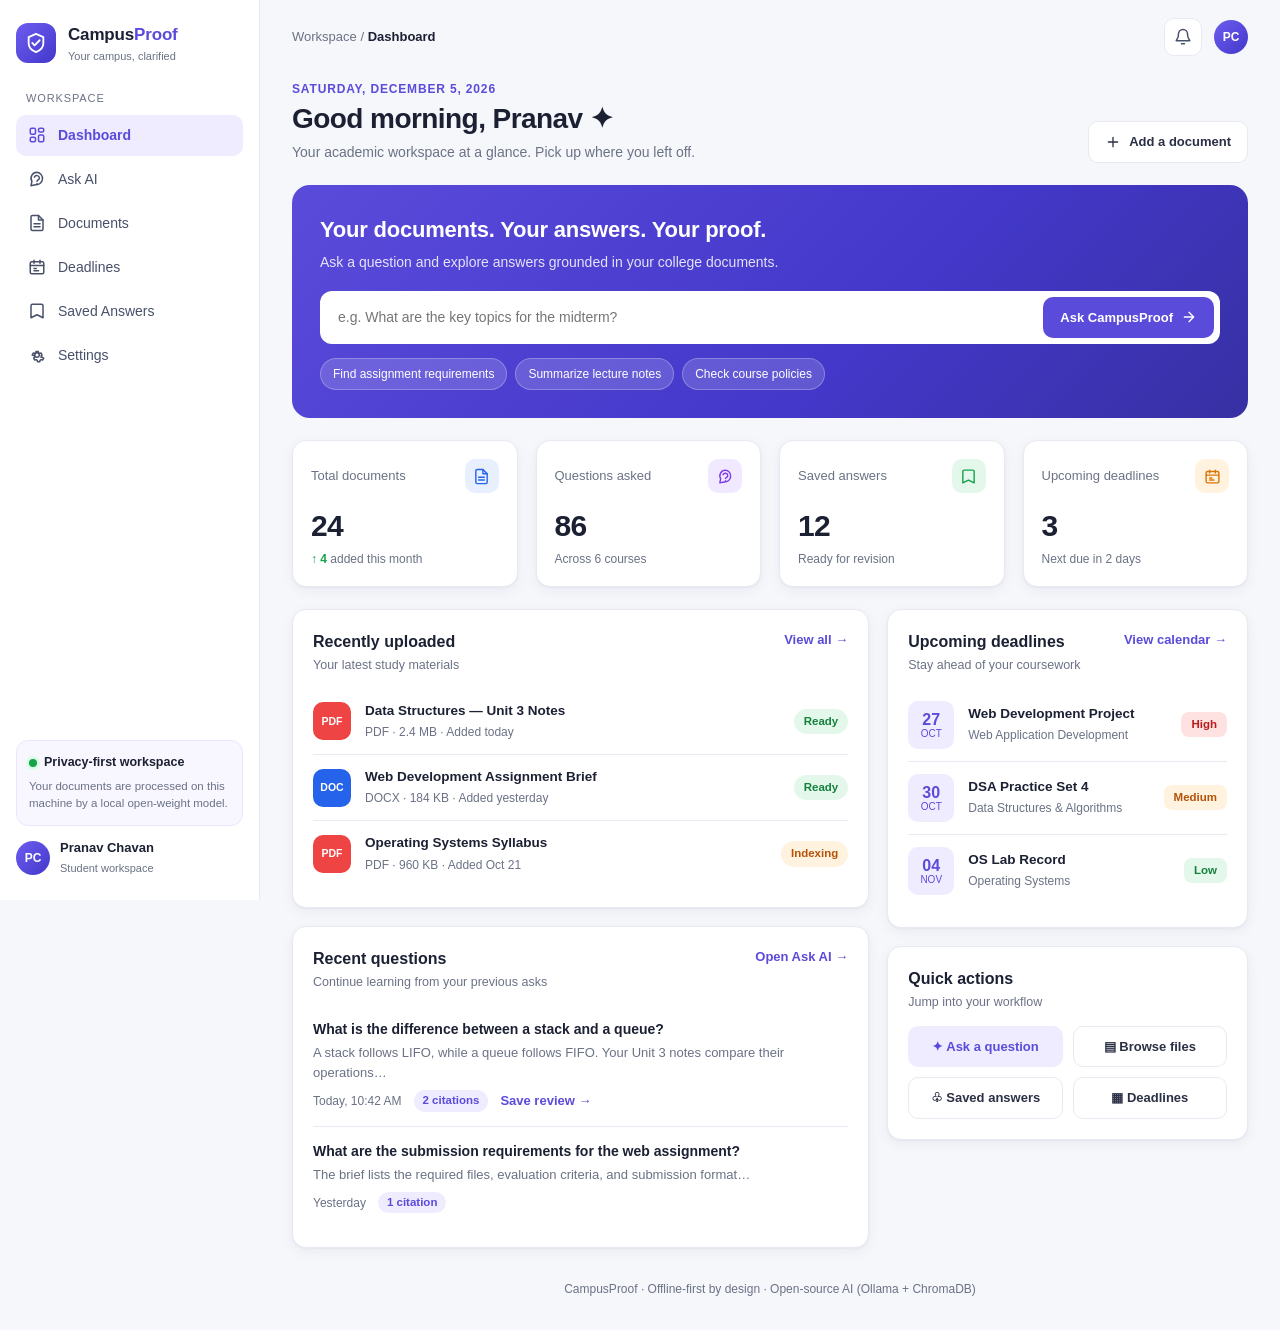
<file: index.html>
<!doctype html>
<html lang="en">
<head>
  <meta charset="utf-8">
  <meta name="viewport" content="width=device-width, initial-scale=1">
  <meta name="theme-color" content="#f6f7fb">
  <title>Dashboard | CampusProof</title>
  <link rel="stylesheet" href="style.css">
</head>
<body>
<div class="app">
  <aside class="sidebar" aria-label="Main navigation">
    <a class="brand" href="index.html" aria-label="CampusProof home">
      <span class="brand-mark"><svg viewBox="0 0 24 24" aria-hidden="true" fill="none" stroke="currentColor" stroke-width="2" stroke-linecap="round" stroke-linejoin="round"><path d="M4 5.5 12 2l8 3.5v7c0 4.4-3.5 7.6-8 9.5-4.5-1.9-8-5.1-8-9.5z"/><path d="m8 12 2.5 2.5L16 9"/></svg></span>
      <span><span class="brand-name">Campus<span>Proof</span></span><span class="brand-sub">Your campus, clarified</span></span>
    </a>
    <div class="nav-label">Workspace</div>
    <nav class="nav"><a href="index.html" class="active" aria-current="page"><span class="nav-icon"><svg viewBox="0 0 24 24" aria-hidden="true"><rect x="3" y="3" width="7" height="8" rx="2"/><rect x="14" y="3" width="7" height="5" rx="2"/><rect x="14" y="12" width="7" height="9" rx="2"/><rect x="3" y="15" width="7" height="6" rx="2"/></svg></span><span>Dashboard</span></a>
<a href="ask.html" class="" ><span class="nav-icon"><svg viewBox="0 0 24 24" aria-hidden="true"><path d="M12 3a8 8 0 0 0-6.8 12.2L4 21l5.8-1.3A8 8 0 1 0 12 3Z"/><path d="M8.5 9.5a3.5 3.5 0 0 1 6.7 1.4c0 2.1-3.2 2.4-3.2 4"/><path d="M12 18h.01"/></svg></span><span>Ask AI</span></a>
<a href="documents.html" class="" ><span class="nav-icon"><svg viewBox="0 0 24 24" aria-hidden="true"><path d="M14 2H6a2 2 0 0 0-2 2v16a2 2 0 0 0 2 2h12a2 2 0 0 0 2-2V8Z"/><path d="M14 2v6h6M8 13h8M8 17h8"/></svg></span><span>Documents</span></a>
<a href="deadlines.html" class="" ><span class="nav-icon"><svg viewBox="0 0 24 24" aria-hidden="true"><rect x="3" y="5" width="18" height="16" rx="2"/><path d="M16 3v4M8 3v4M3 10h18M8 14h3M8 17h6"/></svg></span><span>Deadlines</span></a>
<a href="saved.html" class="" ><span class="nav-icon"><svg viewBox="0 0 24 24" aria-hidden="true"><path d="M6 3h12a2 2 0 0 1 2 2v16l-8-4-8 4V5a2 2 0 0 1 2-2Z"/></svg></span><span>Saved Answers</span></a>
<a href="settings.html" class="" ><span class="nav-icon"><svg viewBox="0 0 24 24" aria-hidden="true"><circle cx="12" cy="12" r="3"/><path d="m19.4 15 .1.1 1.4 1.1-1.5 2.6-1.7-.6a8 8 0 0 1-1.7 1l-.3 1.8h-3l-.3-1.8a8 8 0 0 1-1.7-1l-1.7.6-1.5-2.6 1.4-1.1a7 7 0 0 1 0-2L5.5 12l1.5-2.6 1.7.6a8 8 0 0 1 1.7-1l.3-1.8h3l.3 1.8a8 8 0 0 1 1.7 1l1.7-.6 1.5 2.6-1.4 1.1a7 7 0 0 1-.1 2Z"/></svg></span><span>Settings</span></a></nav>
    <div class="sidebar-bottom">
      <div class="offline-card"><strong><span class="offline-dot"></span>Privacy-first workspace</strong><p>Designed for local-first document workflows. Demo data only in this preview.</p></div>
      <div class="user-mini"><span class="avatar">PC</span><span><strong>Pranav Chavan</strong><small>Student workspace</small></span></div>
    </div>
  </aside>
  <main class="main">
    <header class="topbar">
      <div class="breadcrumb">Workspace <span aria-hidden="true">/</span> <strong>Dashboard</strong></div>
      <div class="top-actions"><button class="icon-button" type="button" aria-label="Notifications (demo)"><svg viewBox="0 0 24 24" aria-hidden="true"><path d="M18 8a6 6 0 0 0-12 0c0 7-3 7-3 9h18c0-2-3-2-3-9M10 21h4"/></svg></button><span class="avatar" aria-label="Profile initials">PC</span></div>
    </header>
    
<section class="page-heading">
 <div><p class="eyebrow">Saturday, October 25, 2026</p><h1>Good afternoon, Pranav <span aria-hidden="true">✦</span></h1><p class="subtitle">Your academic workspace at a glance. Pick up where you left off.</p></div>
 <a class="button button-secondary" href="documents.html"><svg viewBox="0 0 24 24" aria-hidden="true"><path d="M12 5v14M5 12h14"/></svg> Add a document</a>
</section>
<section class="ask-banner">
 <h2>Your documents. Your answers. Your proof.</h2><p>Ask a question and explore answers grounded in your college documents.</p>
 <form class="ask-box" action="ask.html" method="get"><input aria-label="Ask your documents" placeholder="e.g. What are the key topics for the midterm?" readonly><a class="button button-primary" href="ask.html">Ask CampusProof <svg viewBox="0 0 24 24" aria-hidden="true"><path d="M5 12h14M12 5l7 7-7 7"/></svg></a></form>
 <div class="chips"><span class="chip">Find assignment requirements</span><span class="chip">Summarize lecture notes</span><span class="chip">Check course policies</span></div>
</section>
<section class="grid stats-grid" aria-label="Workspace statistics">
 <article class="card stat-card"><div class="stat-top"><span class="stat-label">Total documents</span><span class="stat-icon tint-blue"><svg viewBox="0 0 24 24" aria-hidden="true"><path d="M14 2H6a2 2 0 0 0-2 2v16a2 2 0 0 0 2 2h12a2 2 0 0 0 2-2V8Z"/><path d="M14 2v6h6M8 13h8M8 17h8"/></svg></span></div><div class="stat-value">24</div><div class="stat-note"><span class="positive">↑ 4</span> added this month</div></article>
 <article class="card stat-card"><div class="stat-top"><span class="stat-label">Questions asked</span><span class="stat-icon tint-purple"><svg viewBox="0 0 24 24" aria-hidden="true"><path d="M12 3a8 8 0 0 0-6.8 12.2L4 21l5.8-1.3A8 8 0 1 0 12 3Z"/><path d="M8.5 9.5a3.5 3.5 0 0 1 6.7 1.4c0 2.1-3.2 2.4-3.2 4"/><path d="M12 18h.01"/></svg></span></div><div class="stat-value">86</div><div class="stat-note">Across 6 courses</div></article>
 <article class="card stat-card"><div class="stat-top"><span class="stat-label">Saved answers</span><span class="stat-icon tint-green"><svg viewBox="0 0 24 24" aria-hidden="true"><path d="M6 3h12a2 2 0 0 1 2 2v16l-8-4-8 4V5a2 2 0 0 1 2-2Z"/></svg></span></div><div class="stat-value">12</div><div class="stat-note">Ready for revision</div></article>
 <article class="card stat-card"><div class="stat-top"><span class="stat-label">Upcoming deadlines</span><span class="stat-icon tint-amber"><svg viewBox="0 0 24 24" aria-hidden="true"><rect x="3" y="5" width="18" height="16" rx="2"/><path d="M16 3v4M8 3v4M3 10h18M8 14h3M8 17h6"/></svg></span></div><div class="stat-value">3</div><div class="stat-note">Next due in 2 days</div></article>
</section>
<section class="grid content-grid">
 <div class="stack">
  <article class="card section-card"><div class="section-head"><div><h2>Recently uploaded</h2><p>Your latest study materials</p></div><a class="text-link" href="documents.html">View all →</a></div>
   <div class="doc-list">
    <div class="doc-row"><span class="file-icon file-pdf" aria-label="PDF file">PDF</span><div class="row-main"><strong>Data Structures — Unit 3 Notes</strong><small>PDF · 2.4 MB · Added today</small></div><span class="status status-ready">Ready</span></div>
    <div class="doc-row"><span class="file-icon file-doc" aria-label="DOC file">DOC</span><div class="row-main"><strong>Web Development Assignment Brief</strong><small>DOCX · 184 KB · Added yesterday</small></div><span class="status status-ready">Ready</span></div>
    <div class="doc-row"><span class="file-icon file-pdf" aria-label="PDF file">PDF</span><div class="row-main"><strong>Operating Systems Syllabus</strong><small>PDF · 960 KB · Added Oct 21</small></div><span class="status status-processing">Indexing</span></div>
   </div>
  </article>
  <article class="card section-card"><div class="section-head"><div><h2>Recent questions</h2><p>Continue learning from your previous asks</p></div><a class="text-link" href="ask.html">Open Ask AI →</a></div>
   <div class="question-list">
    <div class="question-item"><p class="question-title">What is the difference between a stack and a queue?</p><p class="question-preview">A stack follows LIFO, while a queue follows FIFO. Your Unit 3 notes compare their operations…</p><div class="question-meta"><span>Today, 10:42 AM</span><span class="source-pill">2 citations</span><a class="text-link" href="saved.html">Save review →</a></div></div>
    <div class="question-item"><p class="question-title">What are the submission requirements for the web assignment?</p><p class="question-preview">The brief lists the required files, evaluation criteria, and submission format…</p><div class="question-meta"><span>Yesterday</span><span class="source-pill">1 citation</span></div></div>
   </div>
  </article>
 </div>
 <div class="stack">
  <article class="card section-card"><div class="section-head"><div><h2>Upcoming deadlines</h2><p>Stay ahead of your coursework</p></div><a class="text-link" href="deadlines.html">View calendar →</a></div>
   <div class="deadline-list">
    <div class="deadline-item"><div class="date-box"><strong>27</strong><small>Oct</small></div><div class="deadline-info"><strong>Web Development Project</strong><small>Web Application Development</small></div><span class="priority priority-high">High</span></div>
    <div class="deadline-item"><div class="date-box"><strong>30</strong><small>Oct</small></div><div class="deadline-info"><strong>DSA Practice Set 4</strong><small>Data Structures & Algorithms</small></div><span class="priority priority-medium">Medium</span></div>
    <div class="deadline-item"><div class="date-box"><strong>04</strong><small>Nov</small></div><div class="deadline-info"><strong>OS Lab Record</strong><small>Operating Systems</small></div><span class="priority priority-low">Low</span></div>
   </div>
  </article>
  <article class="card section-card"><div class="section-head"><div><h2>Quick actions</h2><p>Jump into your workflow</p></div></div><div class="grid" style="grid-template-columns:1fr 1fr;gap:10px"><a class="button button-soft" href="ask.html">✦ Ask a question</a><a class="button button-secondary" href="documents.html">▤ Browse files</a><a class="button button-secondary" href="saved.html">♧ Saved answers</a><a class="button button-secondary" href="deadlines.html">▦ Deadlines</a></div></article>
 </div>
</section>

    <footer class="footer-note">CampusProof · Offline-first by design · Static college project demo</footer>
  </main>
</div>
   <script src="app.js"></script>
</body>
</html>
</file>
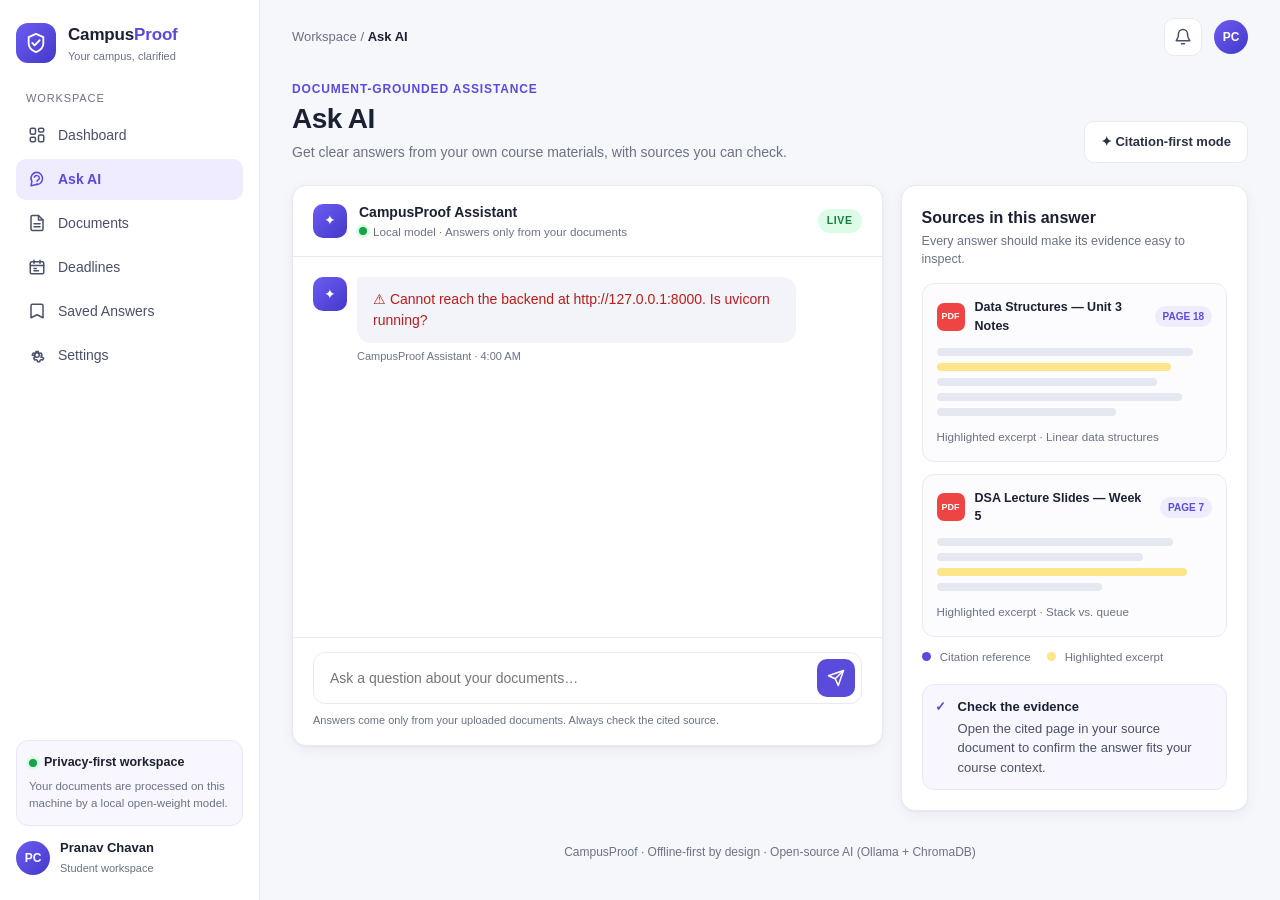
<file: ask.html>
<!doctype html>
<html lang="en">
<head>
  <meta charset="utf-8">
  <meta name="viewport" content="width=device-width, initial-scale=1">
  <meta name="theme-color" content="#f6f7fb">
  <title>Ask AI | CampusProof</title>
  <link rel="stylesheet" href="style.css">
</head>
<body>
<div class="app">
  <aside class="sidebar" aria-label="Main navigation">
    <a class="brand" href="index.html" aria-label="CampusProof home">
      <span class="brand-mark"><svg viewBox="0 0 24 24" aria-hidden="true" fill="none" stroke="currentColor" stroke-width="2" stroke-linecap="round" stroke-linejoin="round"><path d="M4 5.5 12 2l8 3.5v7c0 4.4-3.5 7.6-8 9.5-4.5-1.9-8-5.1-8-9.5z"/><path d="m8 12 2.5 2.5L16 9"/></svg></span>
      <span><span class="brand-name">Campus<span>Proof</span></span><span class="brand-sub">Your campus, clarified</span></span>
    </a>
    <div class="nav-label">Workspace</div>
    <nav class="nav"><a href="index.html" class="" ><span class="nav-icon"><svg viewBox="0 0 24 24" aria-hidden="true"><rect x="3" y="3" width="7" height="8" rx="2"/><rect x="14" y="3" width="7" height="5" rx="2"/><rect x="14" y="12" width="7" height="9" rx="2"/><rect x="3" y="15" width="7" height="6" rx="2"/></svg></span><span>Dashboard</span></a>
<a href="ask.html" class="active" aria-current="page"><span class="nav-icon"><svg viewBox="0 0 24 24" aria-hidden="true"><path d="M12 3a8 8 0 0 0-6.8 12.2L4 21l5.8-1.3A8 8 0 1 0 12 3Z"/><path d="M8.5 9.5a3.5 3.5 0 0 1 6.7 1.4c0 2.1-3.2 2.4-3.2 4"/><path d="M12 18h.01"/></svg></span><span>Ask AI</span></a>
<a href="documents.html" class="" ><span class="nav-icon"><svg viewBox="0 0 24 24" aria-hidden="true"><path d="M14 2H6a2 2 0 0 0-2 2v16a2 2 0 0 0 2 2h12a2 2 0 0 0 2-2V8Z"/><path d="M14 2v6h6M8 13h8M8 17h8"/></svg></span><span>Documents</span></a>
<a href="deadlines.html" class="" ><span class="nav-icon"><svg viewBox="0 0 24 24" aria-hidden="true"><rect x="3" y="5" width="18" height="16" rx="2"/><path d="M16 3v4M8 3v4M3 10h18M8 14h3M8 17h6"/></svg></span><span>Deadlines</span></a>
<a href="saved.html" class="" ><span class="nav-icon"><svg viewBox="0 0 24 24" aria-hidden="true"><path d="M6 3h12a2 2 0 0 1 2 2v16l-8-4-8 4V5a2 2 0 0 1 2-2Z"/></svg></span><span>Saved Answers</span></a>
<a href="settings.html" class="" ><span class="nav-icon"><svg viewBox="0 0 24 24" aria-hidden="true"><circle cx="12" cy="12" r="3"/><path d="m19.4 15 .1.1 1.4 1.1-1.5 2.6-1.7-.6a8 8 0 0 1-1.7 1l-.3 1.8h-3l-.3-1.8a8 8 0 0 1-1.7-1l-1.7.6-1.5-2.6 1.4-1.1a7 7 0 0 1 0-2L5.5 12l1.5-2.6 1.7.6a8 8 0 0 1 1.7-1l.3-1.8h3l.3 1.8a8 8 0 0 1 1.7 1l1.7-.6 1.5 2.6-1.4 1.1a7 7 0 0 1-.1 2Z"/></svg></span><span>Settings</span></a></nav>
    <div class="sidebar-bottom">
      <div class="offline-card"><strong><span class="offline-dot"></span>Privacy-first workspace</strong><p>Designed for local-first document workflows. Demo data only in this preview.</p></div>
      <div class="user-mini"><span class="avatar">PC</span><span><strong>Pranav Chavan</strong><small>Student workspace</small></span></div>
    </div>
  </aside>
  <main class="main">
    <header class="topbar">
      <div class="breadcrumb">Workspace <span aria-hidden="true">/</span> <strong>Ask AI</strong></div>
      <div class="top-actions"><button class="icon-button" type="button" aria-label="Notifications (demo)"><svg viewBox="0 0 24 24" aria-hidden="true"><path d="M18 8a6 6 0 0 0-12 0c0 7-3 7-3 9h18c0-2-3-2-3-9M10 21h4"/></svg></button><span class="avatar" aria-label="Profile initials">PC</span></div>
    </header>
    
<section class="page-heading"><div><p class="eyebrow">Document-grounded assistance</p><h1>Ask AI</h1><p class="subtitle">Get clear answers from your own course materials, with sources you can check.</p></div><span class="button button-secondary">✦ Citation-first mode</span></section>
<div class="notice"><span class="notice-icon">ⓘ</span><div><strong>Static interface demonstration</strong>This chat is sample content only. Questions cannot be submitted and no AI responses are generated. In a real deployment, answers should be grounded in uploaded documents and citations should be verified.</div></div>
<section class="chat-layout">
 <article class="card chat-panel">
  <div class="chat-header"><span class="ai-avatar">✦</span><div><strong>CampusProof Assistant</strong><small><span class="offline-dot"></span>Local workspace · Demo conversation</small></div><span class="demo-tag">SAMPLE CHAT</span></div>
  <div class="chat-body">
   <div class="chat-message user"><div><div class="chat-bubble">Can you explain the difference between a stack and a queue for my DSA revision?</div><div class="chat-time" style="text-align:right">You · 10:42 AM</div></div></div>
   <div class="chat-message ai"><span class="ai-avatar">✦</span><div><div class="chat-bubble"><p>A <strong>stack</strong> follows <strong>Last In, First Out (LIFO)</strong>—the most recently added item is removed first. A <strong>queue</strong> follows <strong>First In, First Out (FIFO)</strong>—the earliest added item is removed first.</p><p>Think of a stack as a pile of books, and a queue as people waiting in line. Both are linear data structures, but they differ in how items are added and removed.</p><div class="citation-card"><span class="file-icon file-pdf" aria-label="PDF file">PDF</span><div><strong>Data Structures — Unit 3 Notes</strong><small>Uploaded Oct 25 · Section: Linear structures</small></div><span class="citation-number">[1] p. 18</span></div><div class="citation-card"><span class="file-icon file-pdf" aria-label="PDF file">PDF</span><div><strong>DSA Lecture Slides — Week 5</strong><small>Uploaded Oct 18 · Stack vs. queue</small></div><span class="citation-number">[2] p. 7</span></div></div><div class="chat-time">CampusProof Assistant · 10:42 AM</div></div></div>
   <div class="chat-message user"><div><div class="chat-bubble">When would I use each one?</div><div class="chat-time" style="text-align:right">You · 10:43 AM</div></div></div>
   <div class="chat-message ai"><span class="ai-avatar">✦</span><div><div class="chat-bubble"><p>Use a <strong>stack</strong> for undo operations, browser history, or function calls. Use a <strong>queue</strong> for print jobs, task scheduling, or handling requests in arrival order.</p><p><em>Demo answer: verify the examples against your course material before relying on them.</em></p><div class="citation-card"><span class="file-icon file-pdf" aria-label="PDF file">PDF</span><div><strong>Data Structures — Unit 3 Notes</strong><small>Example applications · Section 3.4</small></div><span class="citation-number">[1] p. 21</span></div></div><div class="chat-time">CampusProof Assistant · 10:43 AM</div></div></div>
  </div>
  <div class="chat-composer"><form class="composer-field" action="#" method="get"><input aria-label="Type your question" placeholder="Ask a question about your documents…" readonly><button type="button" aria-label="Send is disabled in this demo" title="Demo only"><svg viewBox="0 0 24 24" aria-hidden="true"><path d="m22 2-7 20-4-9-9-4Z"/><path d="M22 2 11 13"/></svg></button></form><p class="composer-help">Demo input only · Chat submission is not implemented in this HTML/CSS prototype.</p></div>
 </article>
 <aside class="card source-panel"><h2>Sources in this answer</h2><p>Every answer should make its evidence easy to inspect.</p>
  <div class="source-preview"><div class="source-preview-head"><span class="file-icon file-pdf" aria-label="PDF file">PDF</span><strong>Data Structures — Unit 3 Notes</strong><span class="page-badge">PAGE 18</span></div><div class="fake-lines"><span class="fake-line" style="width:93%"></span><span class="fake-line highlight"></span><span class="fake-line" style="width:80%"></span><span class="fake-line" style="width:89%"></span><span class="fake-line" style="width:65%"></span></div><small>Highlighted excerpt · Linear data structures</small></div>
  <div class="source-preview"><div class="source-preview-head"><span class="file-icon file-pdf" aria-label="PDF file">PDF</span><strong>DSA Lecture Slides — Week 5</strong><span class="page-badge">PAGE 7</span></div><div class="fake-lines"><span class="fake-line" style="width:86%"></span><span class="fake-line" style="width:75%"></span><span class="fake-line highlight" style="width:91%"></span><span class="fake-line" style="width:60%"></span></div><small>Highlighted excerpt · Stack vs. queue</small></div>
  <div class="legend"><span><i></i> Citation reference</span><span><i></i> Highlighted excerpt</span></div>
  <div class="notice" style="margin:18px 0 0;padding:12px;background:#f8f7ff;border-color:#ece5ff"><span class="notice-icon">✓</span><div><strong>Check the evidence</strong>Open the cited page in your source document to confirm the answer fits your course context.</div></div>
 </aside>
</section>

    <footer class="footer-note">CampusProof · Offline-first by design · Static college project demo</footer>
  </main>
</div>
   <script src="app.js"></script>
</body>
</html>
</file>
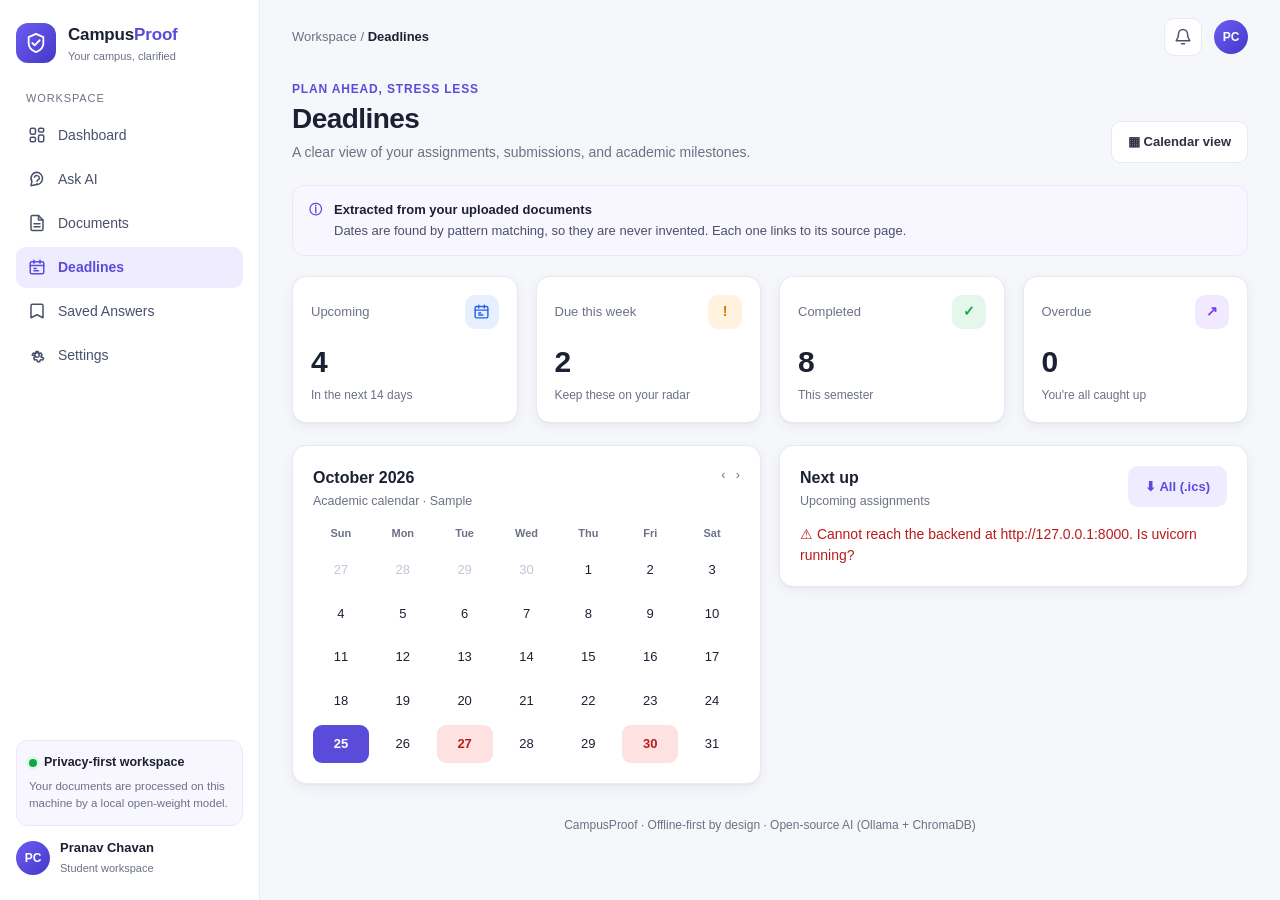
<file: deadlines.html>
<!doctype html>
<html lang="en">
<head>
  <meta charset="utf-8">
  <meta name="viewport" content="width=device-width, initial-scale=1">
  <meta name="theme-color" content="#f6f7fb">
  <title>Deadlines | CampusProof</title>
  <link rel="stylesheet" href="style.css">
</head>
<body>
<div class="app">
  <aside class="sidebar" aria-label="Main navigation">
    <a class="brand" href="index.html" aria-label="CampusProof home">
      <span class="brand-mark"><svg viewBox="0 0 24 24" aria-hidden="true" fill="none" stroke="currentColor" stroke-width="2" stroke-linecap="round" stroke-linejoin="round"><path d="M4 5.5 12 2l8 3.5v7c0 4.4-3.5 7.6-8 9.5-4.5-1.9-8-5.1-8-9.5z"/><path d="m8 12 2.5 2.5L16 9"/></svg></span>
      <span><span class="brand-name">Campus<span>Proof</span></span><span class="brand-sub">Your campus, clarified</span></span>
    </a>
    <div class="nav-label">Workspace</div>
    <nav class="nav"><a href="index.html" class="" ><span class="nav-icon"><svg viewBox="0 0 24 24" aria-hidden="true"><rect x="3" y="3" width="7" height="8" rx="2"/><rect x="14" y="3" width="7" height="5" rx="2"/><rect x="14" y="12" width="7" height="9" rx="2"/><rect x="3" y="15" width="7" height="6" rx="2"/></svg></span><span>Dashboard</span></a>
<a href="ask.html" class="" ><span class="nav-icon"><svg viewBox="0 0 24 24" aria-hidden="true"><path d="M12 3a8 8 0 0 0-6.8 12.2L4 21l5.8-1.3A8 8 0 1 0 12 3Z"/><path d="M8.5 9.5a3.5 3.5 0 0 1 6.7 1.4c0 2.1-3.2 2.4-3.2 4"/><path d="M12 18h.01"/></svg></span><span>Ask AI</span></a>
<a href="documents.html" class="" ><span class="nav-icon"><svg viewBox="0 0 24 24" aria-hidden="true"><path d="M14 2H6a2 2 0 0 0-2 2v16a2 2 0 0 0 2 2h12a2 2 0 0 0 2-2V8Z"/><path d="M14 2v6h6M8 13h8M8 17h8"/></svg></span><span>Documents</span></a>
<a href="deadlines.html" class="active" aria-current="page"><span class="nav-icon"><svg viewBox="0 0 24 24" aria-hidden="true"><rect x="3" y="5" width="18" height="16" rx="2"/><path d="M16 3v4M8 3v4M3 10h18M8 14h3M8 17h6"/></svg></span><span>Deadlines</span></a>
<a href="saved.html" class="" ><span class="nav-icon"><svg viewBox="0 0 24 24" aria-hidden="true"><path d="M6 3h12a2 2 0 0 1 2 2v16l-8-4-8 4V5a2 2 0 0 1 2-2Z"/></svg></span><span>Saved Answers</span></a>
<a href="settings.html" class="" ><span class="nav-icon"><svg viewBox="0 0 24 24" aria-hidden="true"><circle cx="12" cy="12" r="3"/><path d="m19.4 15 .1.1 1.4 1.1-1.5 2.6-1.7-.6a8 8 0 0 1-1.7 1l-.3 1.8h-3l-.3-1.8a8 8 0 0 1-1.7-1l-1.7.6-1.5-2.6 1.4-1.1a7 7 0 0 1 0-2L5.5 12l1.5-2.6 1.7.6a8 8 0 0 1 1.7-1l.3-1.8h3l.3 1.8a8 8 0 0 1 1.7 1l1.7-.6 1.5 2.6-1.4 1.1a7 7 0 0 1-.1 2Z"/></svg></span><span>Settings</span></a></nav>
    <div class="sidebar-bottom">
      <div class="offline-card"><strong><span class="offline-dot"></span>Privacy-first workspace</strong><p>Designed for local-first document workflows. Demo data only in this preview.</p></div>
      <div class="user-mini"><span class="avatar">PC</span><span><strong>Pranav Chavan</strong><small>Student workspace</small></span></div>
    </div>
  </aside>
  <main class="main">
    <header class="topbar">
      <div class="breadcrumb">Workspace <span aria-hidden="true">/</span> <strong>Deadlines</strong></div>
      <div class="top-actions"><button class="icon-button" type="button" aria-label="Notifications (demo)"><svg viewBox="0 0 24 24" aria-hidden="true"><path d="M18 8a6 6 0 0 0-12 0c0 7-3 7-3 9h18c0-2-3-2-3-9M10 21h4"/></svg></button><span class="avatar" aria-label="Profile initials">PC</span></div>
    </header>
    
<section class="page-heading"><div><p class="eyebrow">Plan ahead, stress less</p><h1>Deadlines</h1><p class="subtitle">A clear view of your assignments, submissions, and academic milestones.</p></div><span class="button button-secondary">▦ Calendar view</span></section>
<div class="notice"><span class="notice-icon">ⓘ</span><div><strong>Sample academic data</strong>Dates and tasks are illustrative examples for the CampusProof project demo. No reminders or calendar sync are active.</div></div>
<section class="grid stats-grid"><article class="card stat-card"><div class="stat-top"><span class="stat-label">Upcoming</span><span class="stat-icon tint-blue"><svg viewBox="0 0 24 24" aria-hidden="true"><rect x="3" y="5" width="18" height="16" rx="2"/><path d="M16 3v4M8 3v4M3 10h18M8 14h3M8 17h6"/></svg></span></div><div class="stat-value">4</div><div class="stat-note">In the next 14 days</div></article><article class="card stat-card"><div class="stat-top"><span class="stat-label">Due this week</span><span class="stat-icon tint-amber">!</span></div><div class="stat-value">2</div><div class="stat-note">Keep these on your radar</div></article><article class="card stat-card"><div class="stat-top"><span class="stat-label">Completed</span><span class="stat-icon tint-green">✓</span></div><div class="stat-value">8</div><div class="stat-note">This semester</div></article><article class="card stat-card"><div class="stat-top"><span class="stat-label">Overdue</span><span class="stat-icon tint-purple">↗</span></div><div class="stat-value">0</div><div class="stat-note">You're all caught up</div></article></section>
<section class="grid deadline-layout">
 <article class="card calendar-card"><div class="calendar-head"><div><h2>October 2026</h2><span>Academic calendar · Sample</span></div><span>‹ &nbsp; ›</span></div>
  <div class="calendar" aria-label="Calendar for October 2026">
   <span class="calendar-day-name">Sun</span><span class="calendar-day-name">Mon</span><span class="calendar-day-name">Tue</span><span class="calendar-day-name">Wed</span><span class="calendar-day-name">Thu</span><span class="calendar-day-name">Fri</span><span class="calendar-day-name">Sat</span>
   <span class="calendar-day muted">27</span><span class="calendar-day muted">28</span><span class="calendar-day muted">29</span><span class="calendar-day muted">30</span><span class="calendar-day">1</span><span class="calendar-day">2</span><span class="calendar-day">3</span>
   <span class="calendar-day">4</span><span class="calendar-day">5</span><span class="calendar-day">6</span><span class="calendar-day">7</span><span class="calendar-day">8</span><span class="calendar-day">9</span><span class="calendar-day">10</span>
   <span class="calendar-day">11</span><span class="calendar-day">12</span><span class="calendar-day">13</span><span class="calendar-day">14</span><span class="calendar-day">15</span><span class="calendar-day">16</span><span class="calendar-day">17</span>
   <span class="calendar-day">18</span><span class="calendar-day">19</span><span class="calendar-day">20</span><span class="calendar-day">21</span><span class="calendar-day">22</span><span class="calendar-day">23</span><span class="calendar-day">24</span>
   <span class="calendar-day selected">25</span><span class="calendar-day">26</span><span class="calendar-day has-event">27</span><span class="calendar-day">28</span><span class="calendar-day">29</span><span class="calendar-day has-event">30</span><span class="calendar-day">31</span>
  </div>
 </article>
 <article class="card section-card"><div class="section-head"><div><h2>Next up</h2><p>Upcoming assignments</p></div></div>
  <div class="deadline-full card"><div class="deadline-full-head"><div class="date-box"><strong>27</strong><small>Oct</small></div><div><h3>Web Development Project</h3><p>Web Application Development</p></div><span class="priority priority-high">High</span></div><div class="deadline-full-foot"><span>Due in 2 days</span><span>Assignment</span></div></div>
  <div class="deadline-full card"><div class="deadline-full-head"><div class="date-box"><strong>30</strong><small>Oct</small></div><div><h3>DSA Practice Set 4</h3><p>Data Structures & Algorithms</p></div><span class="priority priority-medium">Medium</span></div><div class="deadline-full-foot"><span>Due in 5 days</span><span>Problem set</span></div></div>
  <div class="deadline-full card"><div class="deadline-full-head"><div class="date-box"><strong>04</strong><small>Nov</small></div><div><h3>OS Lab Record</h3><p>Operating Systems</p></div><span class="priority priority-low">Low</span></div><div class="deadline-full-foot"><span>Due in 10 days</span><span>Lab work</span></div></div>
 </article>
</section>
<section class="card section-card" style="margin-top:22px"><div class="section-head"><div><h2>Completed deadlines</h2><p>Recent submissions</p></div><span class="status status-ready">8 completed</span></div><div class="deadline-item"><div class="date-box"><strong>20</strong><small>Oct</small></div><div class="deadline-info"><strong>DBMS Quiz 2</strong><small>Database Management Systems · Submitted Oct 19</small></div><span class="status status-ready">Completed</span></div><div class="deadline-item"><div class="date-box"><strong>16</strong><small>Oct</small></div><div class="deadline-info"><strong>Python Lab Exercise</strong><small>Programming Lab · Submitted Oct 16</small></div><span class="status status-ready">Completed</span></div></section>

    <footer class="footer-note">CampusProof · Offline-first by design · Static college project demo</footer>
  </main>
</div>
   <script src="app.js"></script>
</body>
</html>
</file>
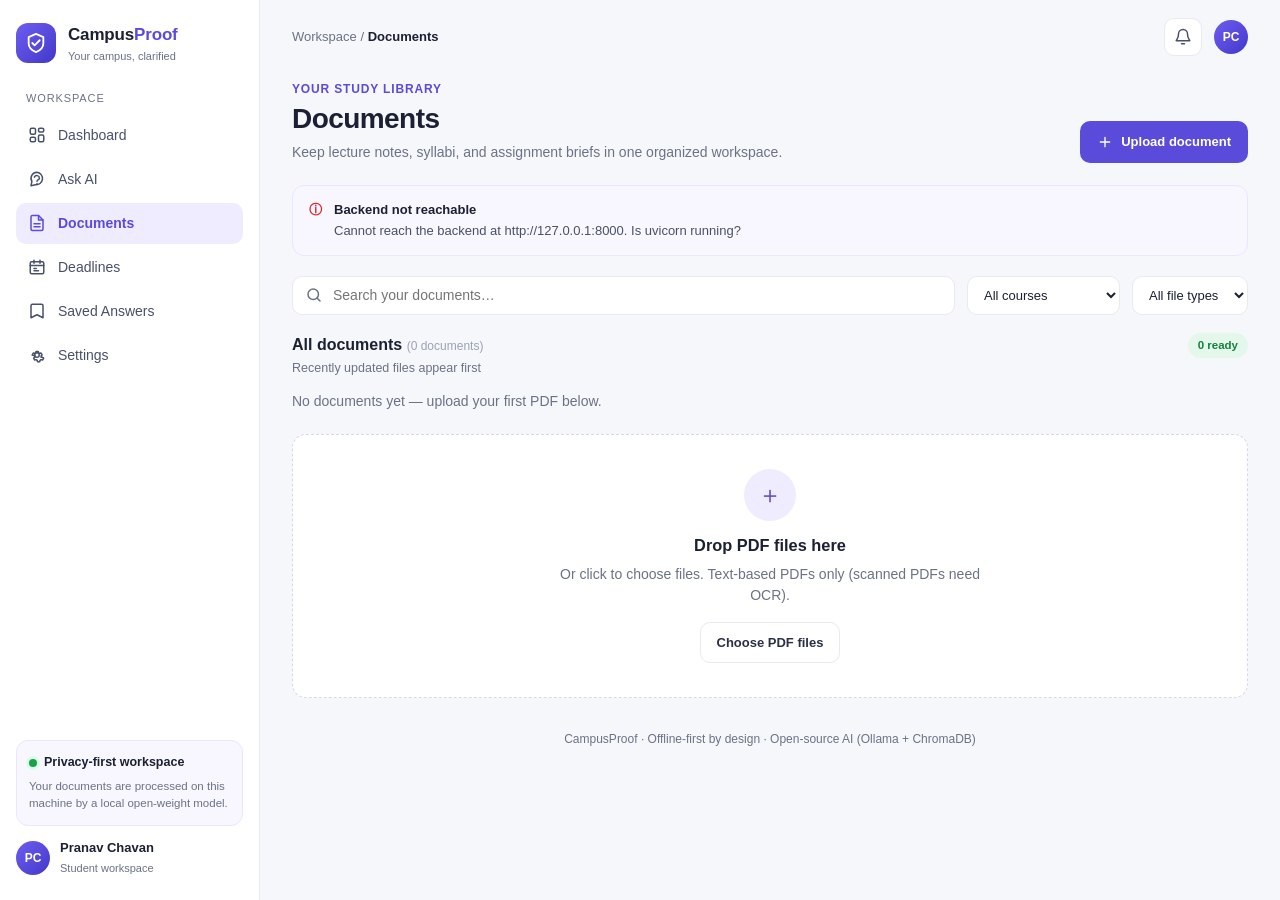
<file: documents.html>
<!doctype html>
<html lang="en">
<head>
  <meta charset="utf-8">
  <meta name="viewport" content="width=device-width, initial-scale=1">
  <meta name="theme-color" content="#f6f7fb">
  <title>Documents | CampusProof</title>
  <link rel="stylesheet" href="style.css">
</head>
<body>
<div class="app">
  <aside class="sidebar" aria-label="Main navigation">
    <a class="brand" href="index.html" aria-label="CampusProof home">
      <span class="brand-mark"><svg viewBox="0 0 24 24" aria-hidden="true" fill="none" stroke="currentColor" stroke-width="2" stroke-linecap="round" stroke-linejoin="round"><path d="M4 5.5 12 2l8 3.5v7c0 4.4-3.5 7.6-8 9.5-4.5-1.9-8-5.1-8-9.5z"/><path d="m8 12 2.5 2.5L16 9"/></svg></span>
      <span><span class="brand-name">Campus<span>Proof</span></span><span class="brand-sub">Your campus, clarified</span></span>
    </a>
    <div class="nav-label">Workspace</div>
    <nav class="nav"><a href="index.html" class="" ><span class="nav-icon"><svg viewBox="0 0 24 24" aria-hidden="true"><rect x="3" y="3" width="7" height="8" rx="2"/><rect x="14" y="3" width="7" height="5" rx="2"/><rect x="14" y="12" width="7" height="9" rx="2"/><rect x="3" y="15" width="7" height="6" rx="2"/></svg></span><span>Dashboard</span></a>
<a href="ask.html" class="" ><span class="nav-icon"><svg viewBox="0 0 24 24" aria-hidden="true"><path d="M12 3a8 8 0 0 0-6.8 12.2L4 21l5.8-1.3A8 8 0 1 0 12 3Z"/><path d="M8.5 9.5a3.5 3.5 0 0 1 6.7 1.4c0 2.1-3.2 2.4-3.2 4"/><path d="M12 18h.01"/></svg></span><span>Ask AI</span></a>
<a href="documents.html" class="active" aria-current="page"><span class="nav-icon"><svg viewBox="0 0 24 24" aria-hidden="true"><path d="M14 2H6a2 2 0 0 0-2 2v16a2 2 0 0 0 2 2h12a2 2 0 0 0 2-2V8Z"/><path d="M14 2v6h6M8 13h8M8 17h8"/></svg></span><span>Documents</span></a>
<a href="deadlines.html" class="" ><span class="nav-icon"><svg viewBox="0 0 24 24" aria-hidden="true"><rect x="3" y="5" width="18" height="16" rx="2"/><path d="M16 3v4M8 3v4M3 10h18M8 14h3M8 17h6"/></svg></span><span>Deadlines</span></a>
<a href="saved.html" class="" ><span class="nav-icon"><svg viewBox="0 0 24 24" aria-hidden="true"><path d="M6 3h12a2 2 0 0 1 2 2v16l-8-4-8 4V5a2 2 0 0 1 2-2Z"/></svg></span><span>Saved Answers</span></a>
<a href="settings.html" class="" ><span class="nav-icon"><svg viewBox="0 0 24 24" aria-hidden="true"><circle cx="12" cy="12" r="3"/><path d="m19.4 15 .1.1 1.4 1.1-1.5 2.6-1.7-.6a8 8 0 0 1-1.7 1l-.3 1.8h-3l-.3-1.8a8 8 0 0 1-1.7-1l-1.7.6-1.5-2.6 1.4-1.1a7 7 0 0 1 0-2L5.5 12l1.5-2.6 1.7.6a8 8 0 0 1 1.7-1l.3-1.8h3l.3 1.8a8 8 0 0 1 1.7 1l1.7-.6 1.5 2.6-1.4 1.1a7 7 0 0 1-.1 2Z"/></svg></span><span>Settings</span></a></nav>
    <div class="sidebar-bottom">
      <div class="offline-card"><strong><span class="offline-dot"></span>Privacy-first workspace</strong><p>Designed for local-first document workflows. Demo data only in this preview.</p></div>
      <div class="user-mini"><span class="avatar">PC</span><span><strong>Pranav Chavan</strong><small>Student workspace</small></span></div>
    </div>
  </aside>
  <main class="main">
    <header class="topbar">
      <div class="breadcrumb">Workspace <span aria-hidden="true">/</span> <strong>Documents</strong></div>
      <div class="top-actions"><button class="icon-button" type="button" aria-label="Notifications (demo)"><svg viewBox="0 0 24 24" aria-hidden="true"><path d="M18 8a6 6 0 0 0-12 0c0 7-3 7-3 9h18c0-2-3-2-3-9M10 21h4"/></svg></button><span class="avatar" aria-label="Profile initials">PC</span></div>
    </header>
    
<section class="page-heading"><div><p class="eyebrow">Your study library</p><h1>Documents</h1><p class="subtitle">Keep lecture notes, syllabi, and assignment briefs in one organized workspace.</p></div><a class="button button-primary" href="#upload-note"><svg viewBox="0 0 24 24" aria-hidden="true"><path d="M12 5v14M5 12h14"/></svg> Upload document</a></section>
<div class="notice"><span class="notice-icon">ⓘ</span><div><strong>Upload button is a visual placeholder</strong>This HTML/CSS demo does not upload, store, or process files. Document cards below contain illustrative sample data.</div></div>
<div class="toolbar"><label class="search-field"><svg viewBox="0 0 24 24" aria-hidden="true"><circle cx="11" cy="11" r="7"/><path d="m20 20-4-4"/></svg><input type="search" aria-label="Search documents (visual only)" placeholder="Search your documents…" readonly></label><select class="filter" aria-label="Filter by course"><option>All courses</option><option>Data Structures</option><option>Web Development</option></select><select class="filter" aria-label="Filter by file type"><option>All file types</option><option>PDF</option><option>DOCX</option></select></div>
<div class="section-head"><div><h2>All documents <span style="color:#9aa2b4;font-size:12px;font-weight:500">(6 samples)</span></h2><p>Recently updated files appear first</p></div><span class="status status-ready">4 ready</span></div>
<section class="grid doc-grid">
 <article class="card document-card"><div class="document-top"><span class="file-icon file-pdf" aria-label="PDF file">PDF</span><span class="more">•••</span></div><h3>Data Structures — Unit 3 Notes</h3><p>Data Structures & Algorithms</p><div class="document-bottom"><small>2.4 MB · Oct 25, 2026</small><span class="status status-ready">Ready</span></div></article>
 <article class="card document-card"><div class="document-top"><span class="file-icon file-doc" aria-label="DOC file">DOC</span><span class="more">•••</span></div><h3>Web Development Assignment Brief</h3><p>Web Application Development</p><div class="document-bottom"><small>184 KB · Oct 24, 2026</small><span class="status status-ready">Ready</span></div></article>
 <article class="card document-card"><div class="document-top"><span class="file-icon file-pdf" aria-label="PDF file">PDF</span><span class="more">•••</span></div><h3>Operating Systems Syllabus</h3><p>Operating Systems</p><div class="document-bottom"><small>960 KB · Oct 21, 2026</small><span class="status status-processing">Indexing</span></div></article>
 <article class="card document-card"><div class="document-top"><span class="file-icon file-ppt" aria-label="PPT file">PPT</span><span class="more">•••</span></div><h3>Database Management — Normalization</h3><p>Database Management Systems</p><div class="document-bottom"><small>5.1 MB · Oct 18, 2026</small><span class="status status-ready">Ready</span></div></article>
 <article class="card document-card"><div class="document-top"><span class="file-icon file-pdf" aria-label="PDF file">PDF</span><span class="more">•••</span></div><h3>DSA Lecture Slides — Week 5</h3><p>Data Structures & Algorithms</p><div class="document-bottom"><small>1.8 MB · Oct 18, 2026</small><span class="status status-ready">Ready</span></div></article>
 <article class="card document-card"><div class="document-top"><span class="file-icon file-xls" aria-label="XLS file">XLS</span><span class="more">•••</span></div><h3>Semester Assessment Planner</h3><p>Academic planning</p><div class="document-bottom"><small>320 KB · Oct 15, 2026</small><span class="status status-processing">Pending</span></div></article>
</section>
<div id="upload-note" class="empty-state" style="margin-top:22px"><div class="empty-illustration">＋</div><h3>Ready to add your next document?</h3><p>In a complete version, you would choose a file and process it locally. This demo keeps the upload control visual only.</p><span class="button button-secondary">Upload unavailable in demo</span></div>

    <footer class="footer-note">CampusProof · Offline-first by design · Static college project demo</footer>
  </main>
</div>
</body>
   <script src="app.js"></script>
</html>
</file>
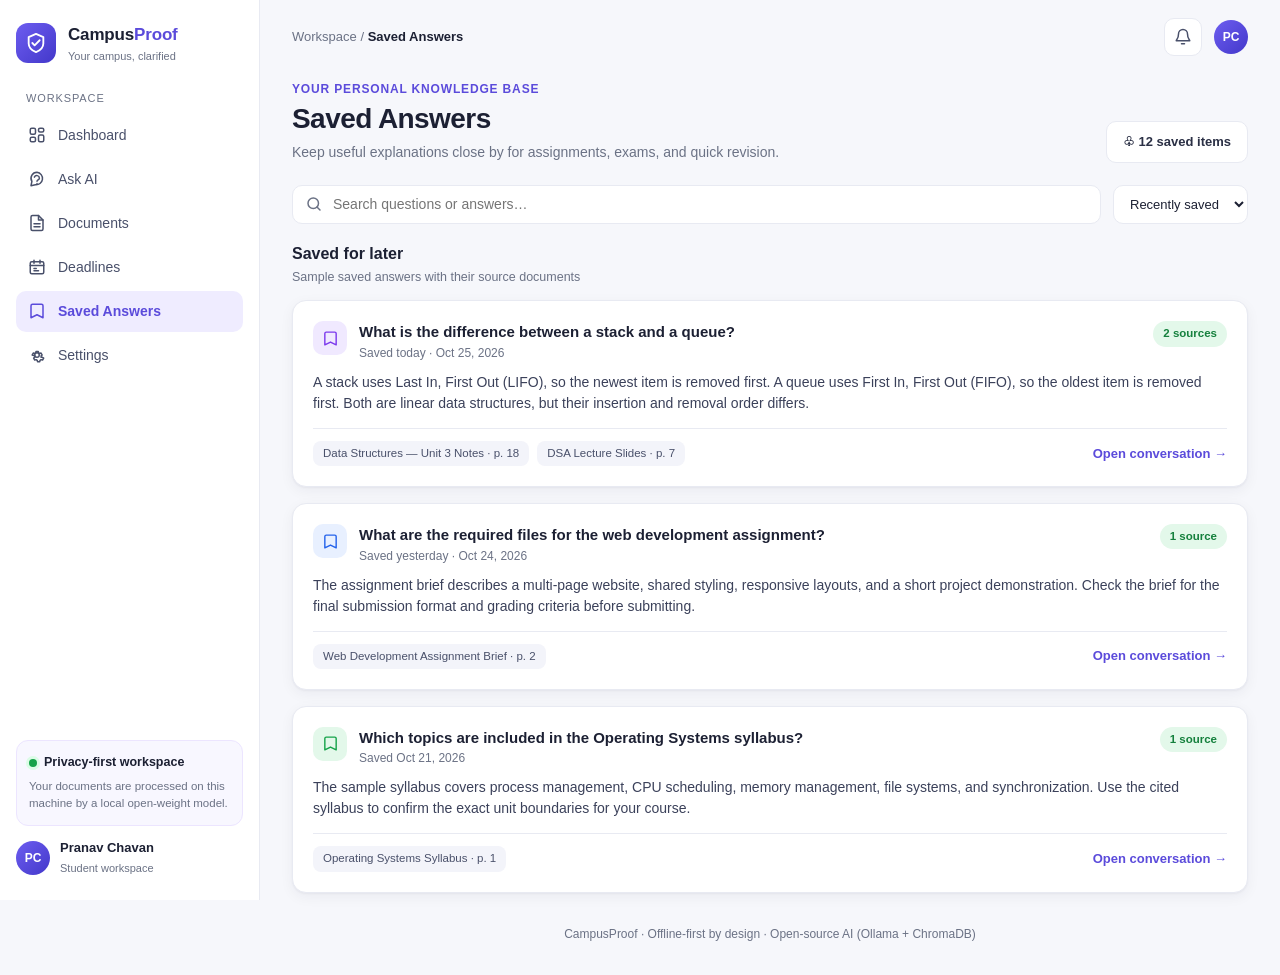
<file: saved.html>
<!doctype html>
<html lang="en">
<head>
  <meta charset="utf-8">
  <meta name="viewport" content="width=device-width, initial-scale=1">
  <meta name="theme-color" content="#f6f7fb">
  <title>Saved Answers | CampusProof</title>
  <link rel="stylesheet" href="style.css">
</head>
<body>
<div class="app">
  <aside class="sidebar" aria-label="Main navigation">
    <a class="brand" href="index.html" aria-label="CampusProof home">
      <span class="brand-mark"><svg viewBox="0 0 24 24" aria-hidden="true" fill="none" stroke="currentColor" stroke-width="2" stroke-linecap="round" stroke-linejoin="round"><path d="M4 5.5 12 2l8 3.5v7c0 4.4-3.5 7.6-8 9.5-4.5-1.9-8-5.1-8-9.5z"/><path d="m8 12 2.5 2.5L16 9"/></svg></span>
      <span><span class="brand-name">Campus<span>Proof</span></span><span class="brand-sub">Your campus, clarified</span></span>
    </a>
    <div class="nav-label">Workspace</div>
    <nav class="nav"><a href="index.html" class="" ><span class="nav-icon"><svg viewBox="0 0 24 24" aria-hidden="true"><rect x="3" y="3" width="7" height="8" rx="2"/><rect x="14" y="3" width="7" height="5" rx="2"/><rect x="14" y="12" width="7" height="9" rx="2"/><rect x="3" y="15" width="7" height="6" rx="2"/></svg></span><span>Dashboard</span></a>
<a href="ask.html" class="" ><span class="nav-icon"><svg viewBox="0 0 24 24" aria-hidden="true"><path d="M12 3a8 8 0 0 0-6.8 12.2L4 21l5.8-1.3A8 8 0 1 0 12 3Z"/><path d="M8.5 9.5a3.5 3.5 0 0 1 6.7 1.4c0 2.1-3.2 2.4-3.2 4"/><path d="M12 18h.01"/></svg></span><span>Ask AI</span></a>
<a href="documents.html" class="" ><span class="nav-icon"><svg viewBox="0 0 24 24" aria-hidden="true"><path d="M14 2H6a2 2 0 0 0-2 2v16a2 2 0 0 0 2 2h12a2 2 0 0 0 2-2V8Z"/><path d="M14 2v6h6M8 13h8M8 17h8"/></svg></span><span>Documents</span></a>
<a href="deadlines.html" class="" ><span class="nav-icon"><svg viewBox="0 0 24 24" aria-hidden="true"><rect x="3" y="5" width="18" height="16" rx="2"/><path d="M16 3v4M8 3v4M3 10h18M8 14h3M8 17h6"/></svg></span><span>Deadlines</span></a>
<a href="saved.html" class="active" aria-current="page"><span class="nav-icon"><svg viewBox="0 0 24 24" aria-hidden="true"><path d="M6 3h12a2 2 0 0 1 2 2v16l-8-4-8 4V5a2 2 0 0 1 2-2Z"/></svg></span><span>Saved Answers</span></a>
<a href="settings.html" class="" ><span class="nav-icon"><svg viewBox="0 0 24 24" aria-hidden="true"><circle cx="12" cy="12" r="3"/><path d="m19.4 15 .1.1 1.4 1.1-1.5 2.6-1.7-.6a8 8 0 0 1-1.7 1l-.3 1.8h-3l-.3-1.8a8 8 0 0 1-1.7-1l-1.7.6-1.5-2.6 1.4-1.1a7 7 0 0 1 0-2L5.5 12l1.5-2.6 1.7.6a8 8 0 0 1 1.7-1l.3-1.8h3l.3 1.8a8 8 0 0 1 1.7 1l1.7-.6 1.5 2.6-1.4 1.1a7 7 0 0 1-.1 2Z"/></svg></span><span>Settings</span></a></nav>
    <div class="sidebar-bottom">
      <div class="offline-card"><strong><span class="offline-dot"></span>Privacy-first workspace</strong><p>Designed for local-first document workflows. Demo data only in this preview.</p></div>
      <div class="user-mini"><span class="avatar">PC</span><span><strong>Pranav Chavan</strong><small>Student workspace</small></span></div>
    </div>
  </aside>
  <main class="main">
    <header class="topbar">
      <div class="breadcrumb">Workspace <span aria-hidden="true">/</span> <strong>Saved Answers</strong></div>
      <div class="top-actions"><button class="icon-button" type="button" aria-label="Notifications (demo)"><svg viewBox="0 0 24 24" aria-hidden="true"><path d="M18 8a6 6 0 0 0-12 0c0 7-3 7-3 9h18c0-2-3-2-3-9M10 21h4"/></svg></button><span class="avatar" aria-label="Profile initials">PC</span></div>
    </header>
    
<section class="page-heading"><div><p class="eyebrow">Your personal knowledge base</p><h1>Saved Answers</h1><p class="subtitle">Keep useful explanations close by for assignments, exams, and quick revision.</p></div><span class="button button-secondary">♧ 12 saved items</span></section>
<div class="toolbar"><label class="search-field"><svg viewBox="0 0 24 24" aria-hidden="true"><circle cx="11" cy="11" r="7"/><path d="m20 20-4-4"/></svg><input type="search" aria-label="Search saved answers (visual only)" placeholder="Search questions or answers…" readonly></label><select class="filter" aria-label="Sort saved answers"><option>Recently saved</option><option>Oldest first</option></select></div>
<div class="section-head"><div><h2>Saved for later</h2><p>Sample saved answers with their source documents</p></div></div>
<article class="card answer-card"><div class="answer-card-head"><span class="stat-icon tint-purple"><svg viewBox="0 0 24 24" aria-hidden="true"><path d="M6 3h12a2 2 0 0 1 2 2v16l-8-4-8 4V5a2 2 0 0 1 2-2Z"/></svg></span><div style="flex:1"><h3>What is the difference between a stack and a queue?</h3><div class="saved-date">Saved today · Oct 25, 2026</div></div><span class="status status-ready">2 sources</span></div><p>A stack uses Last In, First Out (LIFO), so the newest item is removed first. A queue uses First In, First Out (FIFO), so the oldest item is removed first. Both are linear data structures, but their insertion and removal order differs.</p><div class="answer-card-foot"><div class="answer-sources"><span>Data Structures — Unit 3 Notes · p. 18</span><span>DSA Lecture Slides · p. 7</span></div><a href="ask.html" class="text-link">Open conversation →</a></div></article>
<article class="card answer-card"><div class="answer-card-head"><span class="stat-icon tint-blue"><svg viewBox="0 0 24 24" aria-hidden="true"><path d="M6 3h12a2 2 0 0 1 2 2v16l-8-4-8 4V5a2 2 0 0 1 2-2Z"/></svg></span><div style="flex:1"><h3>What are the required files for the web development assignment?</h3><div class="saved-date">Saved yesterday · Oct 24, 2026</div></div><span class="status status-ready">1 source</span></div><p>The assignment brief describes a multi-page website, shared styling, responsive layouts, and a short project demonstration. Check the brief for the final submission format and grading criteria before submitting.</p><div class="answer-card-foot"><div class="answer-sources"><span>Web Development Assignment Brief · p. 2</span></div><a href="ask.html" class="text-link">Open conversation →</a></div></article>
<article class="card answer-card"><div class="answer-card-head"><span class="stat-icon tint-green"><svg viewBox="0 0 24 24" aria-hidden="true"><path d="M6 3h12a2 2 0 0 1 2 2v16l-8-4-8 4V5a2 2 0 0 1 2-2Z"/></svg></span><div style="flex:1"><h3>Which topics are included in the Operating Systems syllabus?</h3><div class="saved-date">Saved Oct 21, 2026</div></div><span class="status status-ready">1 source</span></div><p>The sample syllabus covers process management, CPU scheduling, memory management, file systems, and synchronization. Use the cited syllabus to confirm the exact unit boundaries for your course.</p><div class="answer-card-foot"><div class="answer-sources"><span>Operating Systems Syllabus · p. 1</span></div><a href="ask.html" class="text-link">Open conversation →</a></div></article>

    <footer class="footer-note">CampusProof · Offline-first by design · Static college project demo</footer>
  </main>
</div>
</body>
   <script src="app.js"></script>
</html>
</file>
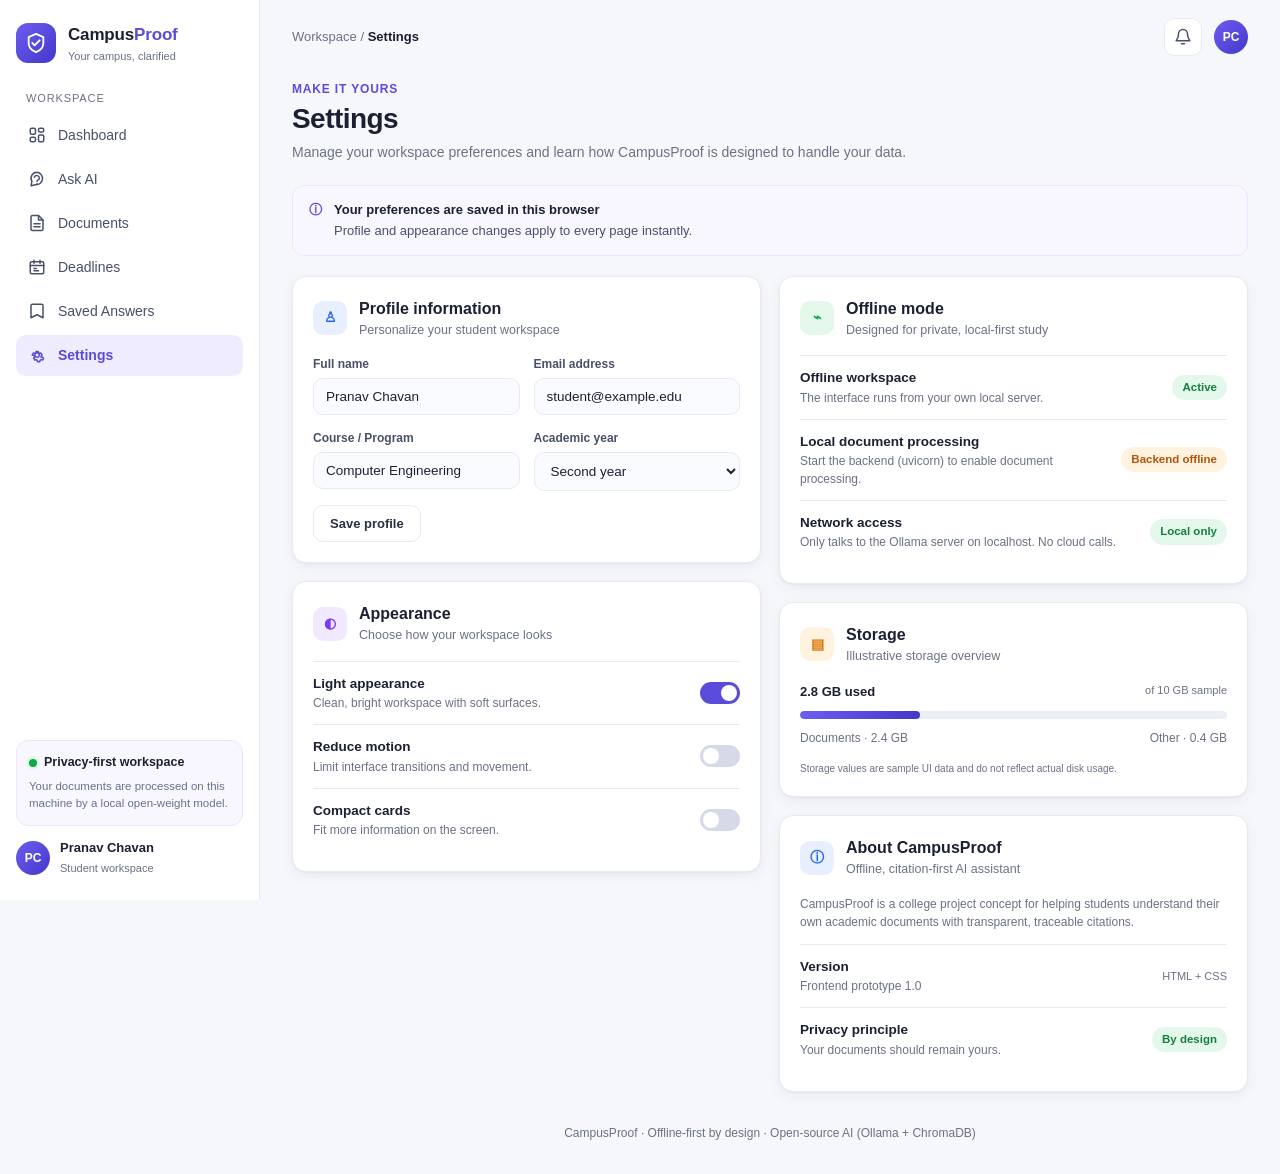
<file: frontend/settings.html>
<!doctype html>
<html lang="en">
<head>
  <meta charset="utf-8">
  <meta name="viewport" content="width=device-width, initial-scale=1">
  <meta name="theme-color" content="#f6f7fb">
  <title>Settings | CampusProof</title>
  <link rel="stylesheet" href="style.css">
</head>
<body>
<div class="app">
  <aside class="sidebar" aria-label="Main navigation">
    <a class="brand" href="index.html" aria-label="CampusProof home">
      <span class="brand-mark"><svg viewBox="0 0 24 24" aria-hidden="true" fill="none" stroke="currentColor" stroke-width="2" stroke-linecap="round" stroke-linejoin="round"><path d="M4 5.5 12 2l8 3.5v7c0 4.4-3.5 7.6-8 9.5-4.5-1.9-8-5.1-8-9.5z"/><path d="m8 12 2.5 2.5L16 9"/></svg></span>
      <span><span class="brand-name">Campus<span>Proof</span></span><span class="brand-sub">Your campus, clarified</span></span>
    </a>
    <div class="nav-label">Workspace</div>
    <nav class="nav"><a href="index.html" class="" ><span class="nav-icon"><svg viewBox="0 0 24 24" aria-hidden="true"><rect x="3" y="3" width="7" height="8" rx="2"/><rect x="14" y="3" width="7" height="5" rx="2"/><rect x="14" y="12" width="7" height="9" rx="2"/><rect x="3" y="15" width="7" height="6" rx="2"/></svg></span><span>Dashboard</span></a>
<a href="ask.html" class="" ><span class="nav-icon"><svg viewBox="0 0 24 24" aria-hidden="true"><path d="M12 3a8 8 0 0 0-6.8 12.2L4 21l5.8-1.3A8 8 0 1 0 12 3Z"/><path d="M8.5 9.5a3.5 3.5 0 0 1 6.7 1.4c0 2.1-3.2 2.4-3.2 4"/><path d="M12 18h.01"/></svg></span><span>Ask AI</span></a>
<a href="documents.html" class="" ><span class="nav-icon"><svg viewBox="0 0 24 24" aria-hidden="true"><path d="M14 2H6a2 2 0 0 0-2 2v16a2 2 0 0 0 2 2h12a2 2 0 0 0 2-2V8Z"/><path d="M14 2v6h6M8 13h8M8 17h8"/></svg></span><span>Documents</span></a>
<a href="deadlines.html" class="" ><span class="nav-icon"><svg viewBox="0 0 24 24" aria-hidden="true"><rect x="3" y="5" width="18" height="16" rx="2"/><path d="M16 3v4M8 3v4M3 10h18M8 14h3M8 17h6"/></svg></span><span>Deadlines</span></a>
<a href="saved.html" class="" ><span class="nav-icon"><svg viewBox="0 0 24 24" aria-hidden="true"><path d="M6 3h12a2 2 0 0 1 2 2v16l-8-4-8 4V5a2 2 0 0 1 2-2Z"/></svg></span><span>Saved Answers</span></a>
<a href="settings.html" class="active" aria-current="page"><span class="nav-icon"><svg viewBox="0 0 24 24" aria-hidden="true"><circle cx="12" cy="12" r="3"/><path d="m19.4 15 .1.1 1.4 1.1-1.5 2.6-1.7-.6a8 8 0 0 1-1.7 1l-.3 1.8h-3l-.3-1.8a8 8 0 0 1-1.7-1l-1.7.6-1.5-2.6 1.4-1.1a7 7 0 0 1 0-2L5.5 12l1.5-2.6 1.7.6a8 8 0 0 1 1.7-1l.3-1.8h3l.3 1.8a8 8 0 0 1 1.7 1l1.7-.6 1.5 2.6-1.4 1.1a7 7 0 0 1-.1 2Z"/></svg></span><span>Settings</span></a></nav>
    <div class="sidebar-bottom">
      <div class="offline-card"><strong><span class="offline-dot"></span>Privacy-first workspace</strong><p>Designed for local-first document workflows. Demo data only in this preview.</p></div>
      <div class="user-mini"><span class="avatar">PC</span><span><strong>Pranav Chavan</strong><small>Student workspace</small></span></div>
    </div>
  </aside>
  <main class="main">
    <header class="topbar">
      <div class="breadcrumb">Workspace <span aria-hidden="true">/</span> <strong>Settings</strong></div>
      <div class="top-actions"><button class="icon-button" type="button" aria-label="Notifications (demo)"><svg viewBox="0 0 24 24" aria-hidden="true"><path d="M18 8a6 6 0 0 0-12 0c0 7-3 7-3 9h18c0-2-3-2-3-9M10 21h4"/></svg></button><span class="avatar" aria-label="Profile initials">PC</span></div>
    </header>
    
<section class="page-heading"><div><p class="eyebrow">Make it yours</p><h1>Settings</h1><p class="subtitle">Manage your workspace preferences and learn how CampusProof is designed to handle your data.</p></div></section>
<div class="notice"><span class="notice-icon">ⓘ</span><div><strong>Settings are for demonstration only</strong>These controls show the intended interface. Changes are not saved because this project uses HTML and CSS only.</div></div>
<section class="grid settings-layout">
 <div>
  <article class="card settings-card"><div class="settings-title"><span class="stat-icon tint-blue">♙</span><div><h2>Profile information</h2><p>Personalize your student workspace</p></div></div>
   <form action="#" method="get"><div class="form-row"><div class="form-group"><label for="full-name">Full name</label><input id="full-name" value="Pranav Chavan" readonly></div><div class="form-group"><label for="student-email">Email address</label><input id="student-email" type="email" value="student@example.edu" readonly></div></div><div class="form-row"><div class="form-group"><label for="course">Course / Program</label><input id="course" value="Computer Engineering" readonly></div><div class="form-group"><label for="year">Academic year</label><select id="year" disabled><option>Second year</option></select></div></div><button type="button" class="button button-secondary">Edit profile · Demo only</button></form>
  </article>
  <article class="card settings-card"><div class="settings-title"><span class="stat-icon tint-purple">◐</span><div><h2>Appearance</h2><p>Choose how your workspace looks</p></div></div>
   <div class="setting-row"><div><strong>Light appearance</strong><p>Clean, bright workspace with soft surfaces.</p></div><span class="toggle on" aria-label="Light appearance selected"></span></div>
   <div class="setting-row"><div><strong>Reduce motion</strong><p>Limit interface transitions and movement.</p></div><span class="toggle" aria-label="Reduce motion off"></span></div>
   <div class="setting-row"><div><strong>Compact cards</strong><p>Fit more information on the screen.</p></div><span class="toggle" aria-label="Compact cards off"></span></div>
  </article>
 </div>
 <div>
  <article class="card settings-card"><div class="settings-title"><span class="stat-icon tint-green">⌁</span><div><h2>Offline mode</h2><p>Designed for private, local-first study</p></div></div>
   <div class="setting-row"><div><strong>Offline workspace</strong><p>Core interface is available without an account connection.</p></div><span class="status status-ready">Design goal</span></div>
   <div class="setting-row"><div><strong>Local document processing</strong><p>Intended to keep your academic files on your device.</p></div><span class="status status-processing">Not implemented</span></div>
   <div class="setting-row"><div><strong>Network access</strong><p>This prototype does not make network requests.</p></div><span class="status status-ready">None</span></div>
  </article>
  <article class="card settings-card"><div class="settings-title"><span class="stat-icon tint-amber">▤</span><div><h2>Storage</h2><p>Illustrative storage overview</p></div></div><div style="display:flex;justify-content:space-between;gap:10px"><strong style="font-size:13px">2.8 GB used</strong><span style="font-size:11px;color:var(--muted)">of 10 GB sample</span></div><div class="storage-meter"><span></span></div><div class="storage-details"><span>Documents · 2.4 GB</span><span>Other · 0.4 GB</span></div><p style="color:var(--muted);font-size:10px;margin:14px 0 0">Storage values are sample UI data and do not reflect actual disk usage.</p></article>
  <article class="card settings-card"><div class="settings-title"><span class="stat-icon tint-blue">ⓘ</span><div><h2>About CampusProof</h2><p>Offline, citation-first AI assistant</p></div></div><p style="font-size:12px;color:var(--muted);margin:0 0 13px">CampusProof is a college project concept for helping students understand their own academic documents with transparent, traceable citations.</p><div class="setting-row"><div><strong>Version</strong><p>Frontend prototype 1.0</p></div><span style="font-size:11px;color:var(--muted)">HTML + CSS</span></div><div class="setting-row"><div><strong>Privacy principle</strong><p>Your documents should remain yours.</p></div><span class="status status-ready">By design</span></div></article>
 </div>
</section>

    <footer class="footer-note">CampusProof · Offline-first by design · Static college project demo</footer>
  </main>
</div>
 <script src="app.js"></script>
</body>
</html>
</file>
<file: style.css>
/* CampusProof - stylesheet for the static demo pages */
:root{--bg:#f6f7fb;--card:#fff;--ink:#1c2033;--muted:#6b7285;--line:#e8eaf2;--brand:#5b4bdb;--brand-soft:#efecff;
--green:#16a34a;--amber:#d97706;--red:#dc2626;--blue:#2563eb;--purple:#7c3aed;--radius:14px;--shadow:0 1px 2px rgba(20,24,50,.04),0 4px 14px rgba(20,24,50,.05)}
*{box-sizing:border-box}
html,body{margin:0}
body{font-family:Inter,-apple-system,"Segoe UI",Roboto,Helvetica,Arial,sans-serif;background:var(--bg);color:var(--ink);font-size:14px;line-height:1.5}
a{color:inherit;text-decoration:none}
h1,h2,h3,p{margin:0}
svg{width:18px;height:18px;fill:none;stroke:currentColor;stroke-width:2;stroke-linecap:round;stroke-linejoin:round;flex:none}
small{color:var(--muted)}

/* layout */
.app{display:grid;grid-template-columns:260px 1fr;min-height:100vh}
.sidebar{background:#fff;border-right:1px solid var(--line);padding:22px 16px;display:flex;flex-direction:column;position:sticky;top:0;height:100vh;overflow:auto}
.main{padding:0 32px 32px;min-width:0}
.grid{display:grid;gap:18px}
.stack{display:flex;flex-direction:column;gap:18px}
.card{background:var(--card);border:1px solid var(--line);border-radius:var(--radius);box-shadow:var(--shadow)}

/* sidebar */
.brand{display:flex;align-items:center;gap:12px;margin-bottom:26px}
.brand-mark{width:40px;height:40px;border-radius:12px;background:linear-gradient(135deg,#6d5df0,#4338ca);color:#fff;display:grid;place-items:center}
.brand-mark svg{width:22px;height:22px}
.brand-name{display:block;font-weight:700;font-size:17px;letter-spacing:-.01em}
.brand-name span{color:var(--brand)}
.brand-sub{display:block;font-size:11px;color:var(--muted)}
.nav-label{font-size:11px;text-transform:uppercase;letter-spacing:.08em;color:var(--muted);margin:0 10px 8px}
.nav{display:flex;flex-direction:column;gap:3px}
.nav a{display:flex;align-items:center;gap:12px;padding:10px 12px;border-radius:10px;color:#49506a;font-weight:500}
.nav a:hover{background:#f3f4fa}
.nav a.active{background:var(--brand-soft);color:var(--brand);font-weight:600}
.nav-icon{display:grid;place-items:center}
.sidebar-bottom{margin-top:auto;padding-top:20px;display:flex;flex-direction:column;gap:12px}
.offline-card{background:#f8f7ff;border:1px solid #ece5ff;border-radius:12px;padding:12px;font-size:12px}
.offline-card strong{display:flex;align-items:center;gap:7px;font-size:12.5px}
.offline-card p{margin-top:6px;color:var(--muted);font-size:11.5px}
.offline-dot{width:8px;height:8px;border-radius:50%;background:var(--green);display:inline-block;box-shadow:0 0 0 3px #dcfce7}
.user-mini{display:flex;align-items:center;gap:10px}
.user-mini strong{display:block;font-size:13px}
.user-mini small{font-size:11px}
.avatar{width:34px;height:34px;border-radius:50%;background:linear-gradient(135deg,#6d5df0,#4338ca);color:#fff;font-weight:600;font-size:12px;display:inline-grid;place-items:center;flex:none}

/* topbar + headings */
.topbar{display:flex;justify-content:space-between;align-items:center;padding:18px 0}
.breadcrumb{color:var(--muted);font-size:13px}
.breadcrumb strong{color:var(--ink)}
.top-actions{display:flex;align-items:center;gap:12px}
.icon-button{width:38px;height:38px;border-radius:10px;border:1px solid var(--line);background:#fff;display:grid;place-items:center;cursor:pointer;color:#49506a}
.page-heading{display:flex;justify-content:space-between;align-items:flex-end;gap:16px;margin:6px 0 22px;flex-wrap:wrap}
.eyebrow{color:var(--brand);font-weight:600;font-size:12px;text-transform:uppercase;letter-spacing:.07em;margin-bottom:4px}
.page-heading h1{font-size:28px;letter-spacing:-.02em;line-height:1.2}
.subtitle{color:var(--muted);margin-top:6px}

/* buttons */
.button{display:inline-flex;align-items:center;justify-content:center;gap:8px;padding:10px 16px;border-radius:10px;font-weight:600;font-size:13px;border:1px solid transparent;cursor:pointer;white-space:nowrap}
.button svg{width:16px;height:16px}
.button-primary{background:var(--brand);color:#fff}
.button-primary:hover{background:#4a3bc7}
.button-secondary{background:#fff;border-color:var(--line);color:#2b3045}
.button-soft{background:var(--brand-soft);color:var(--brand)}

/* notice */
.notice{display:flex;gap:12px;align-items:flex-start;background:#f8f7ff;border:1px solid #ece5ff;border-radius:12px;padding:14px 16px;margin-bottom:20px;font-size:13px;color:#4b5068}
.notice strong{display:block;color:var(--ink);margin-bottom:2px}
.notice-icon{color:var(--brand);font-weight:700}

/* dashboard */
.ask-banner{background:linear-gradient(135deg,#5b4bdb,#4338ca 60%,#3730a3);color:#fff;border-radius:18px;padding:28px;margin-bottom:22px}
.ask-banner h2{font-size:22px;letter-spacing:-.01em}
.ask-banner p{opacity:.85;margin-top:6px}
.ask-box{display:flex;gap:10px;margin-top:18px;background:#fff;border-radius:12px;padding:6px;flex-wrap:wrap}
.ask-box input{flex:1;min-width:200px;border:0;outline:0;padding:10px 12px;font-size:14px;background:transparent;color:var(--ink)}
.chips{display:flex;gap:8px;margin-top:14px;flex-wrap:wrap}
.chip{background:rgba(255,255,255,.16);border:1px solid rgba(255,255,255,.25);padding:6px 12px;border-radius:999px;font-size:12px}
.stats-grid{grid-template-columns:repeat(4,1fr);margin-bottom:22px}
.stat-card{padding:18px}
.stat-top{display:flex;justify-content:space-between;align-items:center}
.stat-label{color:var(--muted);font-size:13px;font-weight:500}
.stat-icon{width:34px;height:34px;border-radius:10px;display:grid;place-items:center;font-weight:700}
.stat-icon svg{width:17px;height:17px}
.tint-blue{background:#e8f0ff;color:var(--blue)}.tint-amber{background:#fff3df;color:var(--amber)}
.tint-green{background:#e3f8ea;color:var(--green)}.tint-purple{background:#f0e9ff;color:var(--purple)}
.stat-value{font-size:30px;font-weight:700;letter-spacing:-.02em;margin-top:10px}
.stat-note{color:var(--muted);font-size:12px;margin-top:2px}
.positive{color:var(--green);font-weight:600}
.content-grid{grid-template-columns:1.6fr 1fr;align-items:start}
.section-card{padding:20px}
.section-head{display:flex;justify-content:space-between;align-items:flex-start;gap:12px;margin-bottom:14px}
.section-head h2{font-size:16px}
.section-head p{color:var(--muted);font-size:12.5px;margin-top:2px}
.text-link{color:var(--brand);font-weight:600;font-size:13px}
.doc-list,.deadline-list,.question-list{display:flex;flex-direction:column}
.doc-row,.deadline-item{display:flex;align-items:center;gap:14px;padding:12px 0;border-top:1px solid var(--line)}
.doc-row:first-child,.deadline-list .deadline-item:first-child{border-top:0}
.row-main,.deadline-info{flex:1;min-width:0}
.row-main strong,.deadline-info strong{display:block;font-size:13.5px}
.row-main small,.deadline-info small{font-size:12px}
.question-item{padding:14px 0;border-top:1px solid var(--line)}
.question-item:first-child{border-top:0}
.question-title{font-weight:600}
.question-preview{color:var(--muted);font-size:13px;margin-top:3px}
.question-meta{display:flex;align-items:center;gap:12px;margin-top:8px;font-size:12px;color:var(--muted)}
.source-pill{background:var(--brand-soft);color:var(--brand);padding:2px 9px;border-radius:999px;font-weight:600;font-size:11.5px}

/* file icons, status, priority */
.file-icon{width:38px;height:38px;border-radius:10px;display:inline-grid;place-items:center;font-size:10.5px;font-weight:700;color:#fff;flex:none}
.file-pdf{background:#ef4444}.file-doc{background:#2563eb}.file-ppt{background:#f97316}.file-xls{background:#16a34a}
.status{padding:4px 10px;border-radius:999px;font-size:11.5px;font-weight:600;white-space:nowrap}
.status-ready{background:#e3f8ea;color:#15803d}.status-processing{background:#fff3df;color:#b45309}
.priority{padding:4px 10px;border-radius:8px;font-size:11.5px;font-weight:600}
.priority-high{background:#fee2e2;color:#b91c1c}.priority-medium{background:#fff3df;color:#b45309}.priority-low{background:#e3f8ea;color:#15803d}
.date-box{width:46px;height:48px;border-radius:10px;background:var(--brand-soft);color:var(--brand);display:flex;flex-direction:column;align-items:center;justify-content:center;flex:none;line-height:1.1}
.date-box strong{font-size:16px}.date-box small{font-size:10px;text-transform:uppercase;color:var(--brand)}

/* documents */
.toolbar{display:flex;gap:12px;margin-bottom:18px;flex-wrap:wrap}
.search-field{flex:1;min-width:220px;display:flex;align-items:center;gap:10px;background:#fff;border:1px solid var(--line);border-radius:10px;padding:0 12px;color:var(--muted)}
.search-field input{flex:1;border:0;outline:0;padding:10px 0;font-size:14px;background:transparent}
.filter{border:1px solid var(--line);background:#fff;border-radius:10px;padding:10px 12px;font-size:13px;color:var(--ink)}
.doc-grid{grid-template-columns:repeat(3,1fr)}
.document-card{padding:18px}
.document-top{display:flex;justify-content:space-between;align-items:center;margin-bottom:12px}
.more{color:var(--muted);letter-spacing:2px}
.document-card h3{font-size:14.5px}
.document-card p{color:var(--muted);font-size:12.5px;margin-top:2px}
.document-bottom{display:flex;justify-content:space-between;align-items:center;margin-top:16px}
.empty-state{text-align:center;border:1.5px dashed #d6d9e8;border-radius:var(--radius);padding:34px 20px;background:#fff}
.empty-illustration{width:52px;height:52px;border-radius:50%;background:var(--brand-soft);color:var(--brand);display:grid;place-items:center;margin:0 auto 12px;font-size:24px}
.empty-state p{color:var(--muted);max-width:460px;margin:6px auto 16px}

/* ask */
.chat-layout{display:grid;grid-template-columns:1.7fr 1fr;gap:18px;align-items:start}
.chat-panel{display:flex;flex-direction:column;overflow:hidden}
.chat-header{display:flex;align-items:center;gap:12px;padding:16px 20px;border-bottom:1px solid var(--line)}
.chat-header strong{display:block}.chat-header small{display:flex;align-items:center;gap:6px}
.ai-avatar{width:34px;height:34px;border-radius:10px;background:linear-gradient(135deg,#6d5df0,#4338ca);color:#fff;display:inline-grid;place-items:center;flex:none}
.demo-tag{margin-left:auto;font-size:10.5px;font-weight:700;letter-spacing:.06em;background:#fff3df;color:#b45309;padding:4px 9px;border-radius:999px}
.chat-body{padding:20px;display:flex;flex-direction:column;gap:18px;min-height:380px}
.chat-message{display:flex;gap:10px;max-width:88%}
.chat-message.user{align-self:flex-end}
.chat-bubble{padding:12px 16px;border-radius:14px;background:#f3f4fa}
.chat-bubble p+p{margin-top:8px}
.chat-message.user .chat-bubble{background:var(--brand);color:#fff;border-bottom-right-radius:4px}
.chat-message.ai .chat-bubble{border-top-left-radius:4px}
.chat-time{font-size:11px;color:var(--muted);margin-top:5px}
.citation-card{display:flex;align-items:center;gap:10px;background:#fff;border:1px solid var(--line);border-radius:10px;padding:8px 10px;margin-top:10px}
.citation-card .file-icon{width:30px;height:30px;font-size:9px;border-radius:8px}
.citation-card strong{display:block;font-size:12.5px;color:var(--ink)}
.citation-card small{font-size:11px}
.citation-number{margin-left:auto;font-size:11.5px;font-weight:700;color:var(--brand);white-space:nowrap}
.chat-composer{padding:14px 20px 16px;border-top:1px solid var(--line)}
.composer-field{display:flex;gap:8px;border:1px solid var(--line);border-radius:12px;padding:6px 6px 6px 14px;background:#fff}
.composer-field input{flex:1;border:0;outline:0;font-size:14px;background:transparent}
.composer-field button{width:38px;height:38px;border:0;border-radius:10px;background:var(--brand);color:#fff;display:grid;place-items:center;cursor:pointer}
.composer-help{font-size:11px;color:var(--muted);margin-top:8px}
.source-panel{padding:20px}
.source-panel h2{font-size:16px}
.source-panel>p{color:var(--muted);font-size:12.5px;margin:2px 0 14px}
.source-preview{border:1px solid var(--line);border-radius:12px;padding:14px;margin-bottom:12px;background:#fcfcfe}
.source-preview-head{display:flex;align-items:center;gap:10px;margin-bottom:12px}
.source-preview-head .file-icon{width:28px;height:28px;font-size:9px;border-radius:7px}
.source-preview-head strong{font-size:12.5px;flex:1}
.page-badge{background:var(--brand-soft);color:var(--brand);font-size:10px;font-weight:700;padding:3px 8px;border-radius:999px}
.fake-lines{display:flex;flex-direction:column;gap:7px;margin-bottom:10px}
.fake-line{display:block;height:8px;border-radius:4px;background:#e6e8f1;width:90%}
.fake-line.highlight{background:#fde68a;width:85%}
.legend{display:flex;gap:16px;font-size:11.5px;color:var(--muted)}
.legend i{display:inline-block;width:9px;height:9px;border-radius:50%;background:var(--brand);margin-right:6px}
.legend span+span i{background:#fde68a}

/* deadlines */
.deadline-layout{grid-template-columns:1fr 1fr;margin-bottom:0;align-items:start}
.calendar-card{padding:20px}
.calendar-head{display:flex;justify-content:space-between;align-items:flex-start;margin-bottom:14px}
.calendar-head h2{font-size:16px}.calendar-head span{color:var(--muted);font-size:12.5px}
.calendar{display:grid;grid-template-columns:repeat(7,1fr);gap:6px;text-align:center}
.calendar-day-name{font-size:11px;font-weight:600;color:var(--muted);padding-bottom:4px}
.calendar-day{padding:9px 0;border-radius:9px;font-size:13px}
.calendar-day.muted{color:#c2c6d6}
.calendar-day.has-event{background:#fee2e2;color:#b91c1c;font-weight:700}
.calendar-day.selected{background:var(--brand);color:#fff;font-weight:700}
.deadline-full{padding:14px 16px;margin-bottom:12px;box-shadow:none}
.deadline-full-head{display:flex;align-items:center;gap:12px}
.deadline-full-head>div:nth-child(2){flex:1}
.deadline-full-head h3{font-size:14px}.deadline-full-head p{color:var(--muted);font-size:12.5px}
.deadline-full-foot{display:flex;justify-content:space-between;margin-top:10px;padding-top:10px;border-top:1px dashed var(--line);font-size:12px;color:var(--muted)}

/* saved */
.answer-card{padding:20px;margin-bottom:16px}
.answer-card-head{display:flex;align-items:flex-start;gap:12px;margin-bottom:10px}
.answer-card-head h3{font-size:15px}
.saved-date{font-size:12px;color:var(--muted)}
.answer-card>p{color:#3b415a}
.answer-card-foot{display:flex;justify-content:space-between;align-items:center;gap:12px;margin-top:14px;padding-top:12px;border-top:1px solid var(--line);flex-wrap:wrap}
.answer-sources{display:flex;gap:8px;flex-wrap:wrap}
.answer-sources span{background:#f3f4fa;border-radius:8px;padding:4px 10px;font-size:11.5px;color:#49506a}

/* settings */
.settings-layout{grid-template-columns:1fr 1fr;align-items:start}
.settings-layout>div{display:flex;flex-direction:column;gap:18px}
.settings-card{padding:20px}
.settings-title{display:flex;align-items:center;gap:12px;margin-bottom:16px}
.settings-title h2{font-size:16px}.settings-title p{color:var(--muted);font-size:12.5px}
.form-row{display:grid;grid-template-columns:1fr 1fr;gap:14px;margin-bottom:14px}
.form-group label{display:block;font-size:12px;font-weight:600;margin-bottom:5px;color:#49506a}
.form-group input,.form-group select{width:100%;border:1px solid var(--line);border-radius:10px;padding:10px 12px;font-size:13.5px;background:#fafbfe;color:var(--ink)}
.setting-row{display:flex;justify-content:space-between;align-items:center;gap:14px;padding:12px 0;border-top:1px solid var(--line)}
.setting-row strong{display:block;font-size:13.5px}.setting-row p{color:var(--muted);font-size:12px}
.toggle{width:40px;height:22px;border-radius:999px;background:#d6d9e8;position:relative;flex:none}
.toggle::after{content:"";position:absolute;top:3px;left:3px;width:16px;height:16px;border-radius:50%;background:#fff;transition:.2s}
.toggle.on{background:var(--brand)}.toggle.on::after{left:21px}
.storage-meter{height:8px;border-radius:999px;background:#eceef6;margin:10px 0;overflow:hidden}
.storage-meter span{display:block;height:100%;width:28%;background:linear-gradient(90deg,#6d5df0,#4338ca);border-radius:999px}
.storage-details{display:flex;justify-content:space-between;font-size:12px;color:var(--muted)}

.footer-note{text-align:center;color:var(--muted);font-size:12px;margin-top:32px}

/* responsive */
@media(max-width:1100px){.stats-grid{grid-template-columns:repeat(2,1fr)}.doc-grid{grid-template-columns:repeat(2,1fr)}.content-grid,.chat-layout,.deadline-layout,.settings-layout{grid-template-columns:1fr}}
@media(max-width:820px){.app{grid-template-columns:1fr}.sidebar{position:static;height:auto}.main{padding:0 16px 24px}.doc-grid,.form-row{grid-template-columns:1fr}}
</file>
<file: frontend/style.css>
/* CampusProof - stylesheet for the static demo pages */
:root{--bg:#f6f7fb;--card:#fff;--ink:#1c2033;--muted:#6b7285;--line:#e8eaf2;--brand:#5b4bdb;--brand-soft:#efecff;
--green:#16a34a;--amber:#d97706;--red:#dc2626;--blue:#2563eb;--purple:#7c3aed;--radius:14px;--shadow:0 1px 2px rgba(20,24,50,.04),0 4px 14px rgba(20,24,50,.05)}
*{box-sizing:border-box}
html,body{margin:0}
body{font-family:Inter,-apple-system,"Segoe UI",Roboto,Helvetica,Arial,sans-serif;background:var(--bg);color:var(--ink);font-size:14px;line-height:1.5}
a{color:inherit;text-decoration:none}
h1,h2,h3,p{margin:0}
svg{width:18px;height:18px;fill:none;stroke:currentColor;stroke-width:2;stroke-linecap:round;stroke-linejoin:round;flex:none}
small{color:var(--muted)}

/* layout */
.app{display:grid;grid-template-columns:260px 1fr;min-height:100vh}
.sidebar{background:#fff;border-right:1px solid var(--line);padding:22px 16px;display:flex;flex-direction:column;position:sticky;top:0;height:100vh;overflow:auto}
.main{padding:0 32px 32px;min-width:0}
.grid{display:grid;gap:18px}
.stack{display:flex;flex-direction:column;gap:18px}
.card{background:var(--card);border:1px solid var(--line);border-radius:var(--radius);box-shadow:var(--shadow)}

/* sidebar */
.brand{display:flex;align-items:center;gap:12px;margin-bottom:26px}
.brand-mark{width:40px;height:40px;border-radius:12px;background:linear-gradient(135deg,#6d5df0,#4338ca);color:#fff;display:grid;place-items:center}
.brand-mark svg{width:22px;height:22px}
.brand-name{display:block;font-weight:700;font-size:17px;letter-spacing:-.01em}
.brand-name span{color:var(--brand)}
.brand-sub{display:block;font-size:11px;color:var(--muted)}
.nav-label{font-size:11px;text-transform:uppercase;letter-spacing:.08em;color:var(--muted);margin:0 10px 8px}
.nav{display:flex;flex-direction:column;gap:3px}
.nav a{display:flex;align-items:center;gap:12px;padding:10px 12px;border-radius:10px;color:#49506a;font-weight:500}
.nav a:hover{background:#f3f4fa}
.nav a.active{background:var(--brand-soft);color:var(--brand);font-weight:600}
.nav-icon{display:grid;place-items:center}
.sidebar-bottom{margin-top:auto;padding-top:20px;display:flex;flex-direction:column;gap:12px}
.offline-card{background:#f8f7ff;border:1px solid #ece5ff;border-radius:12px;padding:12px;font-size:12px}
.offline-card strong{display:flex;align-items:center;gap:7px;font-size:12.5px}
.offline-card p{margin-top:6px;color:var(--muted);font-size:11.5px}
.offline-dot{width:8px;height:8px;border-radius:50%;background:var(--green);display:inline-block;box-shadow:0 0 0 3px #dcfce7}
.user-mini{display:flex;align-items:center;gap:10px}
.user-mini strong{display:block;font-size:13px}
.user-mini small{font-size:11px}
.avatar{width:34px;height:34px;border-radius:50%;background:linear-gradient(135deg,#6d5df0,#4338ca);color:#fff;font-weight:600;font-size:12px;display:inline-grid;place-items:center;flex:none}

/* topbar + headings */
.topbar{display:flex;justify-content:space-between;align-items:center;padding:18px 0}
.breadcrumb{color:var(--muted);font-size:13px}
.breadcrumb strong{color:var(--ink)}
.top-actions{display:flex;align-items:center;gap:12px}
.icon-button{width:38px;height:38px;border-radius:10px;border:1px solid var(--line);background:#fff;display:grid;place-items:center;cursor:pointer;color:#49506a}
.page-heading{display:flex;justify-content:space-between;align-items:flex-end;gap:16px;margin:6px 0 22px;flex-wrap:wrap}
.eyebrow{color:var(--brand);font-weight:600;font-size:12px;text-transform:uppercase;letter-spacing:.07em;margin-bottom:4px}
.page-heading h1{font-size:28px;letter-spacing:-.02em;line-height:1.2}
.subtitle{color:var(--muted);margin-top:6px}

/* buttons */
.button{display:inline-flex;align-items:center;justify-content:center;gap:8px;padding:10px 16px;border-radius:10px;font-weight:600;font-size:13px;border:1px solid transparent;cursor:pointer;white-space:nowrap}
.button svg{width:16px;height:16px}
.button-primary{background:var(--brand);color:#fff}
.button-primary:hover{background:#4a3bc7}
.button-secondary{background:#fff;border-color:var(--line);color:#2b3045}
.button-soft{background:var(--brand-soft);color:var(--brand)}

/* notice */
.notice{display:flex;gap:12px;align-items:flex-start;background:#f8f7ff;border:1px solid #ece5ff;border-radius:12px;padding:14px 16px;margin-bottom:20px;font-size:13px;color:#4b5068}
.notice strong{display:block;color:var(--ink);margin-bottom:2px}
.notice-icon{color:var(--brand);font-weight:700}

/* dashboard */
.ask-banner{background:linear-gradient(135deg,#5b4bdb,#4338ca 60%,#3730a3);color:#fff;border-radius:18px;padding:28px;margin-bottom:22px}
.ask-banner h2{font-size:22px;letter-spacing:-.01em}
.ask-banner p{opacity:.85;margin-top:6px}
.ask-box{display:flex;gap:10px;margin-top:18px;background:#fff;border-radius:12px;padding:6px;flex-wrap:wrap}
.ask-box input{flex:1;min-width:200px;border:0;outline:0;padding:10px 12px;font-size:14px;background:transparent;color:var(--ink)}
.chips{display:flex;gap:8px;margin-top:14px;flex-wrap:wrap}
.chip{background:rgba(255,255,255,.16);border:1px solid rgba(255,255,255,.25);padding:6px 12px;border-radius:999px;font-size:12px}
.stats-grid{grid-template-columns:repeat(4,1fr);margin-bottom:22px}
.stat-card{padding:18px}
.stat-top{display:flex;justify-content:space-between;align-items:center}
.stat-label{color:var(--muted);font-size:13px;font-weight:500}
.stat-icon{width:34px;height:34px;border-radius:10px;display:grid;place-items:center;font-weight:700}
.stat-icon svg{width:17px;height:17px}
.tint-blue{background:#e8f0ff;color:var(--blue)}.tint-amber{background:#fff3df;color:var(--amber)}
.tint-green{background:#e3f8ea;color:var(--green)}.tint-purple{background:#f0e9ff;color:var(--purple)}
.stat-value{font-size:30px;font-weight:700;letter-spacing:-.02em;margin-top:10px}
.stat-note{color:var(--muted);font-size:12px;margin-top:2px}
.positive{color:var(--green);font-weight:600}
.content-grid{grid-template-columns:1.6fr 1fr;align-items:start}
.section-card{padding:20px}
.section-head{display:flex;justify-content:space-between;align-items:flex-start;gap:12px;margin-bottom:14px}
.section-head h2{font-size:16px}
.section-head p{color:var(--muted);font-size:12.5px;margin-top:2px}
.text-link{color:var(--brand);font-weight:600;font-size:13px}
.doc-list,.deadline-list,.question-list{display:flex;flex-direction:column}
.doc-row,.deadline-item{display:flex;align-items:center;gap:14px;padding:12px 0;border-top:1px solid var(--line)}
.doc-row:first-child,.deadline-list .deadline-item:first-child{border-top:0}
.row-main,.deadline-info{flex:1;min-width:0}
.row-main strong,.deadline-info strong{display:block;font-size:13.5px}
.row-main small,.deadline-info small{font-size:12px}
.question-item{padding:14px 0;border-top:1px solid var(--line)}
.question-item:first-child{border-top:0}
.question-title{font-weight:600}
.question-preview{color:var(--muted);font-size:13px;margin-top:3px}
.question-meta{display:flex;align-items:center;gap:12px;margin-top:8px;font-size:12px;color:var(--muted)}
.source-pill{background:var(--brand-soft);color:var(--brand);padding:2px 9px;border-radius:999px;font-weight:600;font-size:11.5px}

/* file icons, status, priority */
.file-icon{width:38px;height:38px;border-radius:10px;display:inline-grid;place-items:center;font-size:10.5px;font-weight:700;color:#fff;flex:none}
.file-pdf{background:#ef4444}.file-doc{background:#2563eb}.file-ppt{background:#f97316}.file-xls{background:#16a34a}
.status{padding:4px 10px;border-radius:999px;font-size:11.5px;font-weight:600;white-space:nowrap}
.status-ready{background:#e3f8ea;color:#15803d}.status-processing{background:#fff3df;color:#b45309}
.priority{padding:4px 10px;border-radius:8px;font-size:11.5px;font-weight:600}
.priority-high{background:#fee2e2;color:#b91c1c}.priority-medium{background:#fff3df;color:#b45309}.priority-low{background:#e3f8ea;color:#15803d}
.date-box{width:46px;height:48px;border-radius:10px;background:var(--brand-soft);color:var(--brand);display:flex;flex-direction:column;align-items:center;justify-content:center;flex:none;line-height:1.1}
.date-box strong{font-size:16px}.date-box small{font-size:10px;text-transform:uppercase;color:var(--brand)}

/* documents */
.toolbar{display:flex;gap:12px;margin-bottom:18px;flex-wrap:wrap}
.search-field{flex:1;min-width:220px;display:flex;align-items:center;gap:10px;background:#fff;border:1px solid var(--line);border-radius:10px;padding:0 12px;color:var(--muted)}
.search-field input{flex:1;border:0;outline:0;padding:10px 0;font-size:14px;background:transparent}
.filter{border:1px solid var(--line);background:#fff;border-radius:10px;padding:10px 12px;font-size:13px;color:var(--ink)}
.doc-grid{grid-template-columns:repeat(3,1fr)}
.document-card{padding:18px}
.document-top{display:flex;justify-content:space-between;align-items:center;margin-bottom:12px}
.more{color:var(--muted);letter-spacing:2px}
.document-card h3{font-size:14.5px}
.document-card p{color:var(--muted);font-size:12.5px;margin-top:2px}
.document-bottom{display:flex;justify-content:space-between;align-items:center;margin-top:16px}
.empty-state{text-align:center;border:1.5px dashed #d6d9e8;border-radius:var(--radius);padding:34px 20px;background:#fff}
.empty-illustration{width:52px;height:52px;border-radius:50%;background:var(--brand-soft);color:var(--brand);display:grid;place-items:center;margin:0 auto 12px;font-size:24px}
.empty-state p{color:var(--muted);max-width:460px;margin:6px auto 16px}

/* ask */
.chat-layout{display:grid;grid-template-columns:1.7fr 1fr;gap:18px;align-items:start}
.chat-panel{display:flex;flex-direction:column;overflow:hidden}
.chat-header{display:flex;align-items:center;gap:12px;padding:16px 20px;border-bottom:1px solid var(--line)}
.chat-header strong{display:block}.chat-header small{display:flex;align-items:center;gap:6px}
.ai-avatar{width:34px;height:34px;border-radius:10px;background:linear-gradient(135deg,#6d5df0,#4338ca);color:#fff;display:inline-grid;place-items:center;flex:none}
.demo-tag{margin-left:auto;font-size:10.5px;font-weight:700;letter-spacing:.06em;background:#fff3df;color:#b45309;padding:4px 9px;border-radius:999px}
.chat-body{padding:20px;display:flex;flex-direction:column;gap:18px;min-height:380px}
.chat-message{display:flex;gap:10px;max-width:88%}
.chat-message.user{align-self:flex-end}
.chat-bubble{padding:12px 16px;border-radius:14px;background:#f3f4fa}
.chat-bubble p+p{margin-top:8px}
.chat-message.user .chat-bubble{background:var(--brand);color:#fff;border-bottom-right-radius:4px}
.chat-message.ai .chat-bubble{border-top-left-radius:4px}
.chat-time{font-size:11px;color:var(--muted);margin-top:5px}
.citation-card{display:flex;align-items:center;gap:10px;background:#fff;border:1px solid var(--line);border-radius:10px;padding:8px 10px;margin-top:10px}
.citation-card .file-icon{width:30px;height:30px;font-size:9px;border-radius:8px}
.citation-card strong{display:block;font-size:12.5px;color:var(--ink)}
.citation-card small{font-size:11px}
.citation-number{margin-left:auto;font-size:11.5px;font-weight:700;color:var(--brand);white-space:nowrap}
.chat-composer{padding:14px 20px 16px;border-top:1px solid var(--line)}
.composer-field{display:flex;gap:8px;border:1px solid var(--line);border-radius:12px;padding:6px 6px 6px 14px;background:#fff}
.composer-field input{flex:1;border:0;outline:0;font-size:14px;background:transparent}
.composer-field button{width:38px;height:38px;border:0;border-radius:10px;background:var(--brand);color:#fff;display:grid;place-items:center;cursor:pointer}
.composer-help{font-size:11px;color:var(--muted);margin-top:8px}
.source-panel{padding:20px}
.source-panel h2{font-size:16px}
.source-panel>p{color:var(--muted);font-size:12.5px;margin:2px 0 14px}
.source-preview{border:1px solid var(--line);border-radius:12px;padding:14px;margin-bottom:12px;background:#fcfcfe}
.source-preview-head{display:flex;align-items:center;gap:10px;margin-bottom:12px}
.source-preview-head .file-icon{width:28px;height:28px;font-size:9px;border-radius:7px}
.source-preview-head strong{font-size:12.5px;flex:1}
.page-badge{background:var(--brand-soft);color:var(--brand);font-size:10px;font-weight:700;padding:3px 8px;border-radius:999px}
.fake-lines{display:flex;flex-direction:column;gap:7px;margin-bottom:10px}
.fake-line{display:block;height:8px;border-radius:4px;background:#e6e8f1;width:90%}
.fake-line.highlight{background:#fde68a;width:85%}
.legend{display:flex;gap:16px;font-size:11.5px;color:var(--muted)}
.legend i{display:inline-block;width:9px;height:9px;border-radius:50%;background:var(--brand);margin-right:6px}
.legend span+span i{background:#fde68a}

/* deadlines */
.deadline-layout{grid-template-columns:1fr 1fr;margin-bottom:0;align-items:start}
.calendar-card{padding:20px}
.calendar-head{display:flex;justify-content:space-between;align-items:flex-start;margin-bottom:14px}
.calendar-head h2{font-size:16px}.calendar-head span{color:var(--muted);font-size:12.5px}
.calendar{display:grid;grid-template-columns:repeat(7,1fr);gap:6px;text-align:center}
.calendar-day-name{font-size:11px;font-weight:600;color:var(--muted);padding-bottom:4px}
.calendar-day{padding:9px 0;border-radius:9px;font-size:13px}
.calendar-day.muted{color:#c2c6d6}
.calendar-day.has-event{background:#fee2e2;color:#b91c1c;font-weight:700}
.calendar-day.selected{background:var(--brand);color:#fff;font-weight:700}
.deadline-full{padding:14px 16px;margin-bottom:12px;box-shadow:none}
.deadline-full-head{display:flex;align-items:center;gap:12px}
.deadline-full-head>div:nth-child(2){flex:1}
.deadline-full-head h3{font-size:14px}.deadline-full-head p{color:var(--muted);font-size:12.5px}
.deadline-full-foot{display:flex;justify-content:space-between;margin-top:10px;padding-top:10px;border-top:1px dashed var(--line);font-size:12px;color:var(--muted)}

/* saved */
.answer-card{padding:20px;margin-bottom:16px}
.answer-card-head{display:flex;align-items:flex-start;gap:12px;margin-bottom:10px}
.answer-card-head h3{font-size:15px}
.saved-date{font-size:12px;color:var(--muted)}
.answer-card>p{color:#3b415a}
.answer-card-foot{display:flex;justify-content:space-between;align-items:center;gap:12px;margin-top:14px;padding-top:12px;border-top:1px solid var(--line);flex-wrap:wrap}
.answer-sources{display:flex;gap:8px;flex-wrap:wrap}
.answer-sources span{background:#f3f4fa;border-radius:8px;padding:4px 10px;font-size:11.5px;color:#49506a}

/* settings */
.settings-layout{grid-template-columns:1fr 1fr;align-items:start}
.settings-layout>div{display:flex;flex-direction:column;gap:18px}
.settings-card{padding:20px}
.settings-title{display:flex;align-items:center;gap:12px;margin-bottom:16px}
.settings-title h2{font-size:16px}.settings-title p{color:var(--muted);font-size:12.5px}
.form-row{display:grid;grid-template-columns:1fr 1fr;gap:14px;margin-bottom:14px}
.form-group label{display:block;font-size:12px;font-weight:600;margin-bottom:5px;color:#49506a}
.form-group input,.form-group select{width:100%;border:1px solid var(--line);border-radius:10px;padding:10px 12px;font-size:13.5px;background:#fafbfe;color:var(--ink)}
.setting-row{display:flex;justify-content:space-between;align-items:center;gap:14px;padding:12px 0;border-top:1px solid var(--line)}
.setting-row strong{display:block;font-size:13.5px}.setting-row p{color:var(--muted);font-size:12px}
.toggle{width:40px;height:22px;border-radius:999px;background:#d6d9e8;position:relative;flex:none}
.toggle::after{content:"";position:absolute;top:3px;left:3px;width:16px;height:16px;border-radius:50%;background:#fff;transition:.2s}
.toggle.on{background:var(--brand)}.toggle.on::after{left:21px}
.storage-meter{height:8px;border-radius:999px;background:#eceef6;margin:10px 0;overflow:hidden}
.storage-meter span{display:block;height:100%;width:28%;background:linear-gradient(90deg,#6d5df0,#4338ca);border-radius:999px}
.storage-details{display:flex;justify-content:space-between;font-size:12px;color:var(--muted)}

.footer-note{text-align:center;color:var(--muted);font-size:12px;margin-top:32px}

/* responsive */
@media(max-width:1100px){.stats-grid{grid-template-columns:repeat(2,1fr)}.doc-grid{grid-template-columns:repeat(2,1fr)}.content-grid,.chat-layout,.deadline-layout,.settings-layout{grid-template-columns:1fr}}
@media(max-width:820px){.app{grid-template-columns:1fr}.sidebar{position:static;height:auto}.main{padding:0 16px 24px}.doc-grid,.form-row{grid-template-columns:1fr}}
</file>
